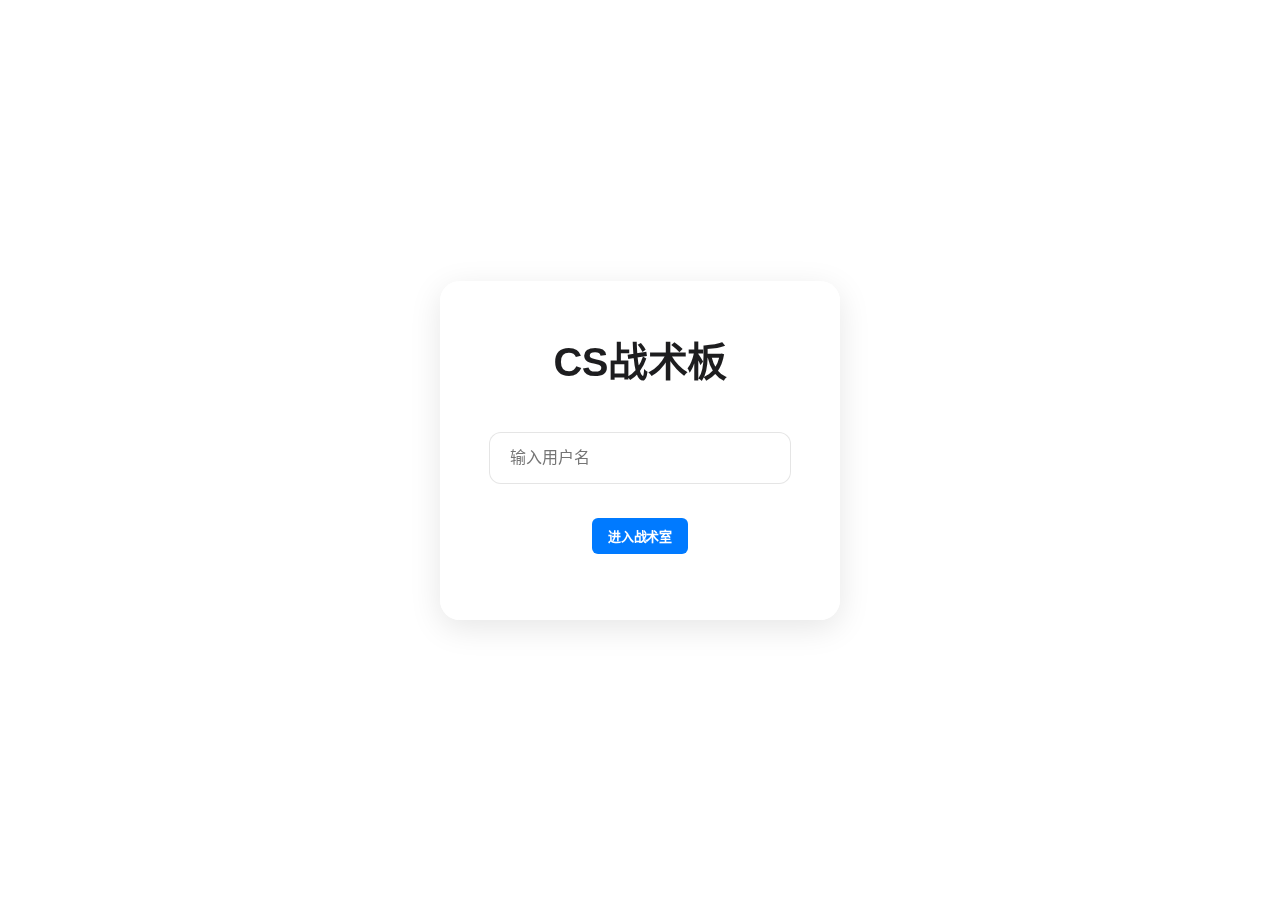
<file: index.html>
<!DOCTYPE html>
<html lang="zh-CN">
<head>
    <meta charset="UTF-8">
    <meta name="viewport" content="width=device-width, initial-scale=1.0">
    <title>CS战术板 - 多人协作版</title>
    <link rel="stylesheet" href="style.css">
</head>
<body>
    <!-- 登录界面 -->
    <div id="loginScreen" class="screen">
        <div class="login-container">
            <h1>CS战术板</h1>
            <div class="login-form">
                <input type="text" id="usernameInput" placeholder="输入用户名" maxlength="20">
                <div class="room-options">
                    <div class="room-option">
                        <button id="joinRoomBtn">进入战术室</button>
                    </div>
                </div>
            </div>
        </div>
    </div>

    <!-- 主界面 -->
    <div id="mainScreen" class="screen hidden">
        <!-- 顶部信息栏 -->
        <div class="top-bar">
            <div class="top-info">
                <span id="roomTitle">CS 战术室</span>
                <span id="userCountDisplay">在线用户: 0</span>
                <span id="currentUser">用户: </span>
                <button id="userListBtn">用户列表</button>
                <button id="leaveRoomBtn">退出战术室</button>
            </div>
        </div>

        <!-- 工具栏 -->
        <div id="toolbar">
            <!-- 第一排：工具按钮 -->
            <div class="toolbar-row">
                <div class="tool-group">
                    <label>工具:</label>
                    <div class="tool-buttons">
                        <button class="tool-btn active" data-tool="move">移动</button>
                        <button class="tool-btn" data-tool="playerT">T队员</button>
                        <button class="tool-btn" data-tool="playerCT">CT队员</button>
                        <button class="tool-btn" data-tool="line">画线</button>
                        <button class="tool-btn" data-tool="erase">橡皮擦</button>
                    </div>
                </div>
            </div>
            
            <!-- 第二排：手雷道具 -->
            <div class="toolbar-row">
                <div class="tool-group">
                    <label>手雷道具:</label>
                    <div class="tool-buttons">
                        <button class="tool-btn grenade-btn" data-tool="smoke">💨 烟雾弹</button>
                        <button class="tool-btn grenade-btn" data-tool="flash">⚡ 闪光弹</button>
                        <button class="tool-btn grenade-btn" data-tool="fire">🔥 燃烧弹</button>
                        <button class="tool-btn grenade-btn" data-tool="grenade">💣 手雷</button>
                    </div>
                </div>
            </div>
            
            <!-- 第三排：地图选择和操作 -->
            <div class="toolbar-row">
                <div class="tool-group">
                    <label>地图与操作:</label>
                    <div class="tool-buttons">
                        <select id="mapSelect">
                            <option value="de_dust2">de_dust2</option>
                            <option value="de_mirage">de_mirage</option>
                            <option value="de_inferno">de_inferno</option>
                        </select>
                        <button id="clearAllBtn">清空</button>
                        <button id="exportBtn">导出PNG</button>
                    </div>
                </div>
            </div>
        </div>

        <!-- 主内容区 -->
        <div class="main-content">
            <!-- 战术板 -->
            <div class="tactic-board">
                <div class="canvas-container">
                    <canvas id="tacticCanvas"></canvas>
                </div>
            </div>
        </div>

        <!-- 用户列表弹窗 -->
        <div id="userListModal" class="modal hidden">
            <div class="modal-content">
                <div class="modal-header">
                    <h3>在线用户列表</h3>
                    <button class="modal-close" id="closeUserListBtn">×</button>
                </div>
                <div class="modal-body">
                    <div id="usersList"></div>
                </div>
            </div>
        </div>
    </div>

    <script src="production-optimize.js"></script>
    <script src="realtime.js"></script>
    <script src="script.js"></script>
</body>
</html>
</file>
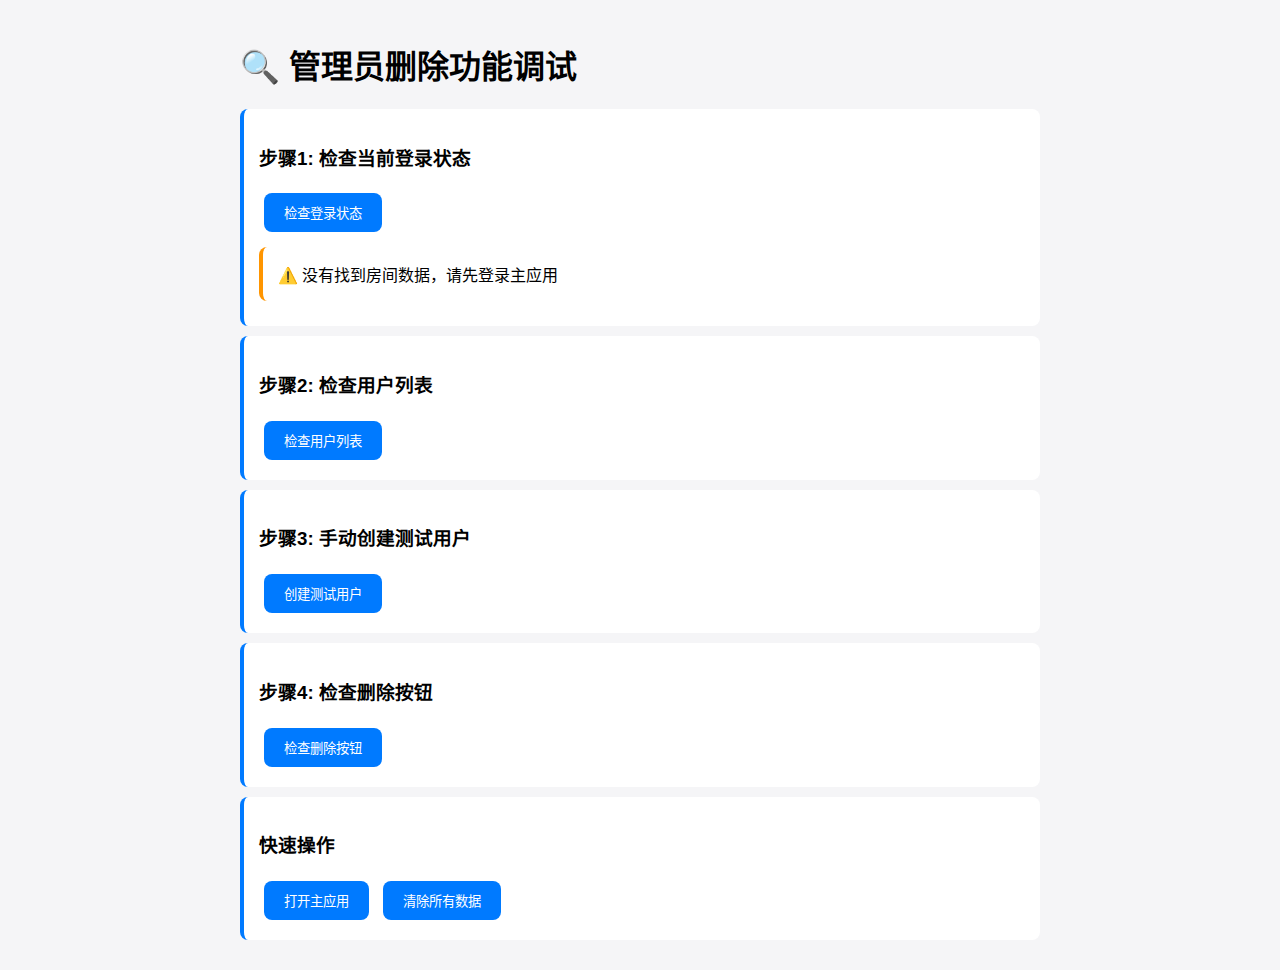
<file: debug.html>
<!DOCTYPE html>
<html lang="zh-CN">
<head>
    <meta charset="UTF-8">
    <meta name="viewport" content="width=device-width, initial-scale=1.0">
    <title>管理员功能调试</title>
    <style>
        body {
            font-family: -apple-system, BlinkMacSystemFont, sans-serif;
            max-width: 800px;
            margin: 0 auto;
            padding: 20px;
            background: #f5f5f7;
        }
        .debug-item {
            background: white;
            padding: 15px;
            margin: 10px 0;
            border-radius: 8px;
            border-left: 4px solid #007aff;
        }
        .success { border-left-color: #34c759; }
        .error { border-left-color: #ff3b30; }
        .warning { border-left-color: #ff9500; }
        button {
            background: #007aff;
            color: white;
            border: none;
            padding: 10px 20px;
            border-radius: 8px;
            cursor: pointer;
            margin: 5px;
        }
        .code {
            background: #f0f0f0;
            padding: 10px;
            border-radius: 4px;
            font-family: Monaco, monospace;
            font-size: 14px;
            margin: 10px 0;
        }
    </style>
</head>
<body>
    <h1>🔍 管理员删除功能调试</h1>
    
    <div class="debug-item">
        <h3>步骤1: 检查当前登录状态</h3>
        <button onclick="checkLoginStatus()">检查登录状态</button>
        <div id="loginStatus"></div>
    </div>

    <div class="debug-item">
        <h3>步骤2: 检查用户列表</h3>
        <button onclick="checkUserList()">检查用户列表</button>
        <div id="userListStatus"></div>
    </div>

    <div class="debug-item">
        <h3>步骤3: 手动创建测试用户</h3>
        <button onclick="createTestUsers()">创建测试用户</button>
        <div id="testUsersStatus"></div>
    </div>

    <div class="debug-item">
        <h3>步骤4: 检查删除按钮</h3>
        <button onclick="checkDeleteButtons()">检查删除按钮</button>
        <div id="deleteButtonStatus"></div>
    </div>

    <div class="debug-item">
        <h3>快速操作</h3>
        <button onclick="window.open('http://localhost:8080', '_blank')">打开主应用</button>
        <button onclick="resetLocalStorage()">清除所有数据</button>
    </div>

    <script>
        function log(elementId, message, type = 'info') {
            const element = document.getElementById(elementId);
            const className = type === 'success' ? 'success' : type === 'error' ? 'error' : 'warning';
            element.innerHTML += `<div class="debug-item ${className}">${message}</div>`;
        }

        function checkLoginStatus() {
            const statusDiv = document.getElementById('loginStatus');
            statusDiv.innerHTML = '';
            
            try {
                // 检查localStorage中的房间数据
                const roomData = localStorage.getItem('room_cs_tactics');
                if (roomData) {
                    const data = JSON.parse(roomData);
                    log('loginStatus', `✅ 找到房间数据，用户数量: ${data.users ? data.users.length : 0}`, 'success');
                    
                    if (data.users && data.users.length > 0) {
                        data.users.forEach(user => {
                            const isAdmin = user.name === 'admin';
                            log('loginStatus', `👤 用户: ${user.name} (${isAdmin ? '管理员' : '观看者'})`, isAdmin ? 'success' : 'info');
                        });
                    }
                } else {
                    log('loginStatus', '⚠️ 没有找到房间数据，请先登录主应用', 'warning');
                }
            } catch (error) {
                log('loginStatus', `❌ 检查登录状态时出错: ${error.message}`, 'error');
            }
        }

        function checkUserList() {
            const statusDiv = document.getElementById('userListStatus');
            statusDiv.innerHTML = '';
            
            // 模拟打开主应用窗口来检查
            const mainWindow = window.open('http://localhost:8080', 'mainApp');
            
            setTimeout(() => {
                try {
                    // 尝试访问主窗口的全局变量
                    if (mainWindow.csBoard) {
                        const users = mainWindow.csBoard.users;
                        log('userListStatus', `✅ 主应用已加载，用户数量: ${users.size}`, 'success');
                        
                        users.forEach(user => {
                            const isAdmin = user.name === 'admin';
                            log('userListStatus', `👤 ${user.name} (${isAdmin ? '管理员' : '观看者'})`, isAdmin ? 'success' : 'info');
                        });
                    } else {
                        log('userListStatus', '⚠️ 主应用未完全加载，请等待几秒后重试', 'warning');
                    }
                } catch (error) {
                    log('userListStatus', `❌ 无法访问主应用: ${error.message}`, 'error');
                    log('userListStatus', '💡 请手动在主应用中检查用户列表', 'info');
                }
            }, 2000);
        }

        function createTestUsers() {
            const statusDiv = document.getElementById('testUsersStatus');
            statusDiv.innerHTML = '';
            
            try {
                // 创建测试房间数据
                const testData = {
                    users: [
                        {
                            id: 'admin_' + Date.now(),
                            name: 'admin',
                            joinTime: Date.now()
                        },
                        {
                            id: 'test1_' + Date.now(),
                            name: 'test1',
                            joinTime: Date.now() + 1000
                        },
                        {
                            id: 'test2_' + Date.now(),
                            name: 'test2',
                            joinTime: Date.now() + 2000
                        }
                    ],
                    shapes: [],
                    currentMap: 'de_dust2',
                    lastUpdate: Date.now()
                };
                
                localStorage.setItem('room_cs_tactics', JSON.stringify(testData));
                log('testUsersStatus', '✅ 测试用户创建成功！', 'success');
                log('testUsersStatus', '👤 admin (管理员)', 'success');
                log('testUsersStatus', '👤 test1 (观看者)', 'info');
                log('testUsersStatus', '👤 test2 (观看者)', 'info');
                log('testUsersStatus', '💡 现在使用"admin"登录主应用即可看到删除按钮', 'info');
                
            } catch (error) {
                log('testUsersStatus', `❌ 创建测试用户失败: ${error.message}`, 'error');
            }
        }

        function checkDeleteButtons() {
            const statusDiv = document.getElementById('deleteButtonStatus');
            statusDiv.innerHTML = '';
            
            // 检查CSS样式是否正确加载
            const testElement = document.createElement('div');
            testElement.className = 'delete-user-btn';
            testElement.textContent = '踢出';
            testElement.style.display = 'none';
            document.body.appendChild(testElement);
            
            const styles = window.getComputedStyle(testElement);
            const hasStyles = styles.backgroundColor !== 'rgba(0, 0, 0, 0)';
            
            document.body.removeChild(testElement);
            
            if (hasStyles) {
                log('deleteButtonStatus', '✅ 删除按钮CSS样式正常', 'success');
            } else {
                log('deleteButtonStatus', '⚠️ 删除按钮CSS样式可能未加载', 'warning');
            }
            
            // 提供调试代码
            log('deleteButtonStatus', '💡 在主应用控制台运行以下代码来强制显示删除按钮:', 'info');
            log('deleteButtonStatus', '<div class="code">csBoard.updateUsersList();</div>', 'info');
            log('deleteButtonStatus', '或者检查当前用户:', 'info');
            log('deleteButtonStatus', '<div class="code">console.log("当前用户:", csBoard.currentUser.name);</div>', 'info');
        }

        function resetLocalStorage() {
            localStorage.clear();
            alert('✅ 所有本地数据已清除！请重新登录。');
        }

        // 页面加载时自动检查
        window.addEventListener('load', () => {
            setTimeout(checkLoginStatus, 500);
        });
    </script>
</body>
</html>
</file>
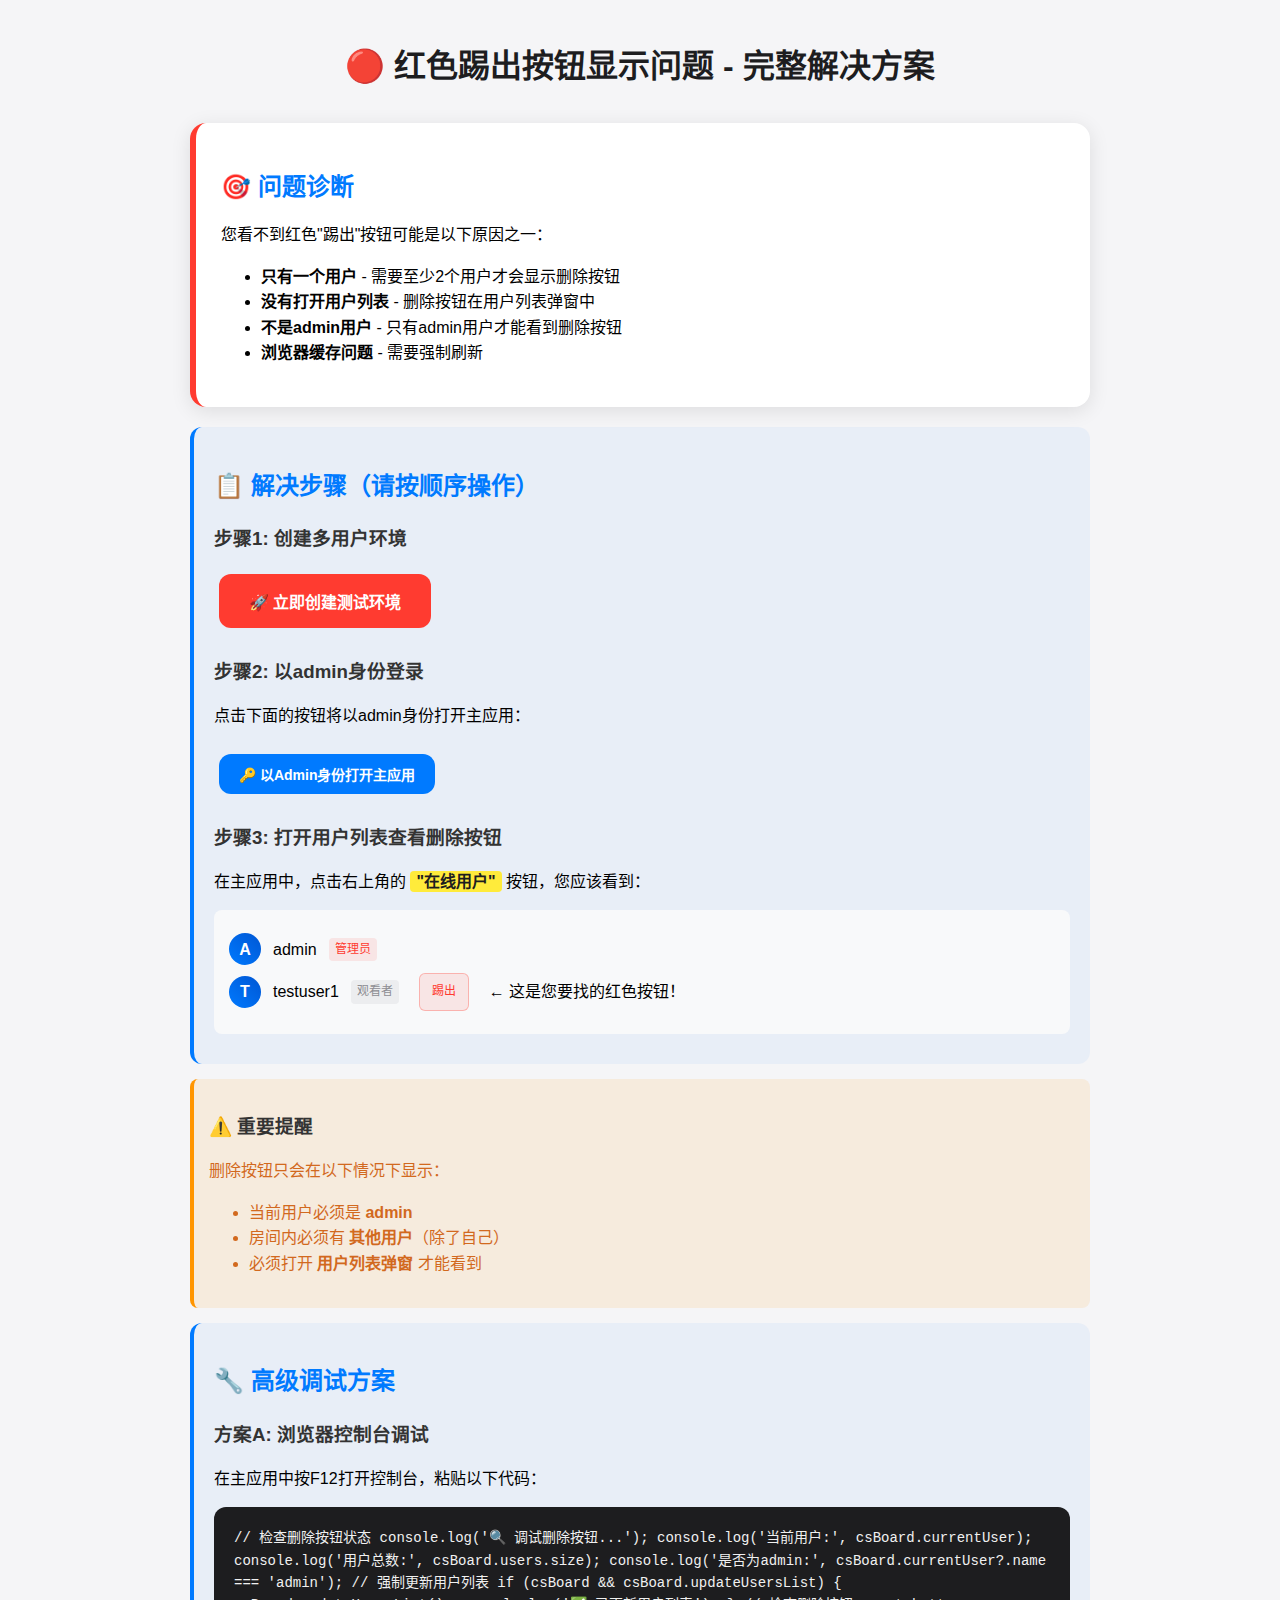
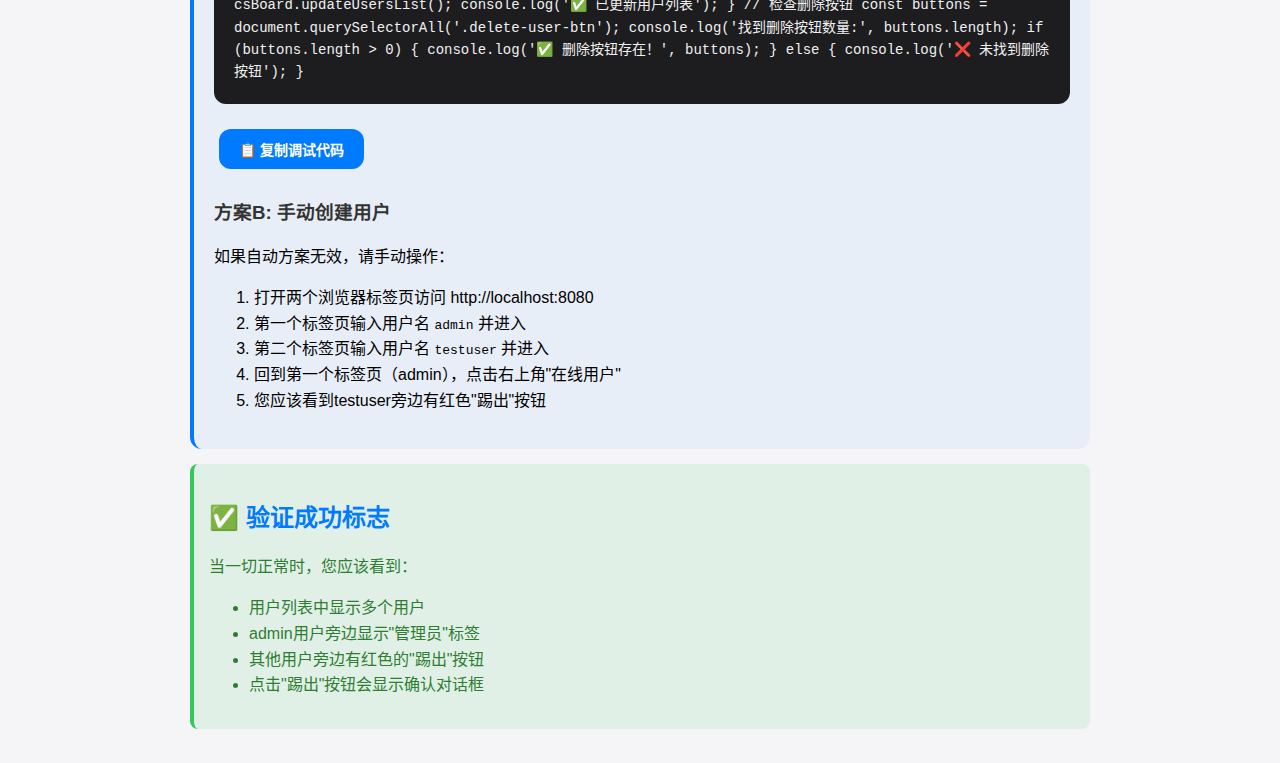
<file: fix-red-button.html>
<!DOCTYPE html>
<html lang="zh-CN">
<head>
    <meta charset="UTF-8">
    <meta name="viewport" content="width=device-width, initial-scale=1.0">
    <title>🔴 红色踢出按钮问题解决方案</title>
    <style>
        body {
            font-family: -apple-system, BlinkMacSystemFont, sans-serif;
            max-width: 900px;
            margin: 0 auto;
            padding: 20px;
            background: #f5f5f7;
            line-height: 1.6;
        }
        
        .solution-box {
            background: white;
            padding: 25px;
            margin: 20px 0;
            border-radius: 16px;
            box-shadow: 0 4px 20px rgba(0,0,0,0.1);
            border-left: 6px solid #ff3b30;
        }
        
        .step-box {
            background: rgba(0, 122, 255, 0.05);
            padding: 20px;
            margin: 15px 0;
            border-radius: 12px;
            border-left: 4px solid #007aff;
        }
        
        .warning-box {
            background: rgba(255, 149, 0, 0.1);
            padding: 15px;
            margin: 15px 0;
            border-radius: 8px;
            border-left: 4px solid #ff9500;
            color: #d2691e;
        }
        
        .success-box {
            background: rgba(52, 199, 89, 0.1);
            padding: 15px;
            margin: 15px 0;
            border-radius: 8px;
            border-left: 4px solid #34c759;
            color: #2d7d32;
        }
        
        button {
            background: #ff3b30;
            color: white;
            border: none;
            padding: 15px 30px;
            border-radius: 12px;
            cursor: pointer;
            margin: 10px 5px;
            font-size: 16px;
            font-weight: 600;
            transition: all 0.3s ease;
        }
        
        button:hover {
            background: #d32f2f;
            transform: translateY(-2px);
            box-shadow: 0 8px 25px rgba(255, 59, 48, 0.3);
        }
        
        .quick-btn {
            background: #007aff;
            padding: 10px 20px;
            font-size: 14px;
        }
        
        .quick-btn:hover {
            background: #0051d0;
        }
        
        .code-box {
            background: #1d1d1f;
            color: #f0f0f0;
            padding: 20px;
            border-radius: 12px;
            font-family: Monaco, 'Courier New', monospace;
            font-size: 14px;
            overflow-x: auto;
            margin: 15px 0;
        }
        
        .highlight {
            background: #ffeb3b;
            padding: 2px 6px;
            border-radius: 4px;
            font-weight: bold;
            color: #1d1d1f;
        }
        
        .demo-button {
            background: rgba(255, 59, 48, 0.1);
            border: 1px solid rgba(255, 59, 48, 0.3);
            color: #ff3b30;
            padding: 8px 12px;
            border-radius: 6px;
            font-size: 12px;
            font-weight: 500;
            cursor: pointer;
            margin: 0 8px;
            display: inline-block;
        }
        
        h1 { color: #1d1d1f; text-align: center; margin-bottom: 30px; }
        h2 { color: #007aff; margin-bottom: 15px; }
        h3 { color: #333; margin-bottom: 10px; }
    </style>
</head>
<body>
    <h1>🔴 红色踢出按钮显示问题 - 完整解决方案</h1>

    <div class="solution-box">
        <h2>🎯 问题诊断</h2>
        <p>您看不到红色"踢出"按钮可能是以下原因之一：</p>
        <ul>
            <li><strong>只有一个用户</strong> - 需要至少2个用户才会显示删除按钮</li>
            <li><strong>没有打开用户列表</strong> - 删除按钮在用户列表弹窗中</li>
            <li><strong>不是admin用户</strong> - 只有admin用户才能看到删除按钮</li>
            <li><strong>浏览器缓存问题</strong> - 需要强制刷新</li>
        </ul>
    </div>

    <div class="step-box">
        <h2>📋 解决步骤（请按顺序操作）</h2>
        
        <h3>步骤1: 创建多用户环境</h3>
        <button onclick="createMultiUserEnvironment()">🚀 立即创建测试环境</button>
        <div id="step1Status"></div>
        
        <h3>步骤2: 以admin身份登录</h3>
        <p>点击下面的按钮将以admin身份打开主应用：</p>
        <button onclick="openAsAdmin()" class="quick-btn">🔑 以Admin身份打开主应用</button>
        
        <h3>步骤3: 打开用户列表查看删除按钮</h3>
        <p>在主应用中，点击右上角的 <span class="highlight">"在线用户"</span> 按钮，您应该看到：</p>
        <div style="background: #f8f9fa; padding: 15px; border-radius: 8px; margin: 10px 0;">
            <div style="display: flex; align-items: center; gap: 12px; margin: 8px 0;">
                <div style="width: 32px; height: 32px; border-radius: 50%; background: linear-gradient(45deg, #007aff, #0056d3); display: flex; align-items: center; justify-content: center; color: white; font-weight: bold;">A</div>
                <span>admin</span>
                <span style="font-size: 12px; padding: 2px 6px; background: rgba(255, 59, 48, 0.1); color: #ff3b30; border-radius: 4px;">管理员</span>
            </div>
            <div style="display: flex; align-items: center; gap: 12px; margin: 8px 0;">
                <div style="width: 32px; height: 32px; border-radius: 50%; background: linear-gradient(45deg, #007aff, #0056d3); display: flex; align-items: center; justify-content: center; color: white; font-weight: bold;">T</div>
                <span>testuser1</span>
                <span style="font-size: 12px; padding: 2px 6px; background: rgba(142, 142, 147, 0.1); color: #8e8e93; border-radius: 4px;">观看者</span>
                <span class="demo-button">踢出</span> ← 这是您要找的红色按钮！
            </div>
        </div>
    </div>

    <div class="warning-box">
        <h3>⚠️ 重要提醒</h3>
        <p>删除按钮只会在以下情况下显示：</p>
        <ul>
            <li>当前用户必须是 <strong>admin</strong></li>
            <li>房间内必须有 <strong>其他用户</strong>（除了自己）</li>
            <li>必须打开 <strong>用户列表弹窗</strong> 才能看到</li>
        </ul>
    </div>

    <div class="step-box">
        <h2>🔧 高级调试方案</h2>
        
        <h3>方案A: 浏览器控制台调试</h3>
        <p>在主应用中按F12打开控制台，粘贴以下代码：</p>
        <div class="code-box">
// 检查删除按钮状态
console.log('🔍 调试删除按钮...');
console.log('当前用户:', csBoard.currentUser);
console.log('用户总数:', csBoard.users.size);
console.log('是否为admin:', csBoard.currentUser?.name === 'admin');

// 强制更新用户列表
if (csBoard && csBoard.updateUsersList) {
    csBoard.updateUsersList();
    console.log('✅ 已更新用户列表');
}

// 检查删除按钮
const buttons = document.querySelectorAll('.delete-user-btn');
console.log('找到删除按钮数量:', buttons.length);
if (buttons.length > 0) {
    console.log('✅ 删除按钮存在！', buttons);
} else {
    console.log('❌ 未找到删除按钮');
}
        </div>
        <button onclick="copyDebugCode()" class="quick-btn">📋 复制调试代码</button>
        
        <h3>方案B: 手动创建用户</h3>
        <p>如果自动方案无效，请手动操作：</p>
        <ol>
            <li>打开两个浏览器标签页访问 http://localhost:8080</li>
            <li>第一个标签页输入用户名 <code>admin</code> 并进入</li>
            <li>第二个标签页输入用户名 <code>testuser</code> 并进入</li>
            <li>回到第一个标签页（admin），点击右上角"在线用户"</li>
            <li>您应该看到testuser旁边有红色"踢出"按钮</li>
        </ol>
    </div>

    <div class="success-box">
        <h2>✅ 验证成功标志</h2>
        <p>当一切正常时，您应该看到：</p>
        <ul>
            <li>用户列表中显示多个用户</li>
            <li>admin用户旁边显示"管理员"标签</li>
            <li>其他用户旁边有红色的"踢出"按钮</li>
            <li>点击"踢出"按钮会显示确认对话框</li>
        </ul>
    </div>

    <script>
        function createMultiUserEnvironment() {
            try {
                const testData = {
                    users: [
                        {
                            id: 'admin_' + Date.now(),
                            name: 'admin',
                            joinTime: Date.now()
                        },
                        {
                            id: 'user1_' + Date.now(),
                            name: 'testuser1',
                            joinTime: Date.now() + 1000
                        },
                        {
                            id: 'user2_' + Date.now(),
                            name: 'testuser2',
                            joinTime: Date.now() + 2000
                        }
                    ],
                    shapes: [],
                    currentMap: 'de_dust2',
                    lastUpdate: Date.now()
                };
                
                localStorage.setItem('room_cs_tactics', JSON.stringify(testData));
                
                const statusDiv = document.getElementById('step1Status');
                statusDiv.innerHTML = `
                    <div style="background: #e8f5e8; padding: 15px; border-radius: 8px; margin: 10px 0; color: #2d7d32;">
                        <h4>✅ 测试环境创建成功！</h4>
                        <p>已创建以下用户：</p>
                        <ul>
                            <li><strong>admin</strong> (管理员) - 您需要用这个登录</li>
                            <li><strong>testuser1</strong> (观看者) - 将显示删除按钮</li>
                            <li><strong>testuser2</strong> (观看者) - 将显示删除按钮</li>
                        </ul>
                        <p><strong>下一步：点击下面的按钮以admin身份打开主应用</strong></p>
                    </div>
                `;
                
            } catch (error) {
                document.getElementById('step1Status').innerHTML = `
                    <div style="background: #ffebee; padding: 15px; border-radius: 8px; margin: 10px 0; color: #c62828;">
                        ❌ 创建失败: ${error.message}
                    </div>
                `;
            }
        }

        function openAsAdmin() {
            window.open('http://localhost:8080', '_blank');
            
            setTimeout(() => {
                alert(`🎯 操作指南：
                
1. 在新打开的标签页中，输入用户名：admin
2. 点击"进入战术室"
3. 进入后，点击右上角的"在线用户"按钮
4. 您应该看到其他用户旁边有红色的"踢出"按钮

如果还是看不到，请：
- 刷新页面（Ctrl+F5）
- 或者按F12打开控制台运行调试代码`);
            }, 1000);
        }

        function copyDebugCode() {
            const code = `// 检查删除按钮状态
console.log('🔍 调试删除按钮...');
console.log('当前用户:', csBoard.currentUser);
console.log('用户总数:', csBoard.users.size);
console.log('是否为admin:', csBoard.currentUser?.name === 'admin');

// 强制更新用户列表
if (csBoard && csBoard.updateUsersList) {
    csBoard.updateUsersList();
    console.log('✅ 已更新用户列表');
}

// 检查删除按钮
const buttons = document.querySelectorAll('.delete-user-btn');
console.log('找到删除按钮数量:', buttons.length);
if (buttons.length > 0) {
    console.log('✅ 删除按钮存在！', buttons);
} else {
    console.log('❌ 未找到删除按钮');
}`;

            navigator.clipboard.writeText(code).then(() => {
                alert('✅ 调试代码已复制到剪贴板！\n\n请：\n1. 在主应用中按F12打开控制台\n2. 粘贴代码并回车\n3. 查看输出结果');
            });
        }

        // 页面加载时自动提示
        window.addEventListener('load', () => {
            setTimeout(() => {
                if (confirm('🔴 要解决红色踢出按钮显示问题吗？\n\n点击"确定"立即创建测试环境，或点击"取消"手动操作。')) {
                    createMultiUserEnvironment();
                }
            }, 500);
        });
    </script>
</body>
</html>
</file>
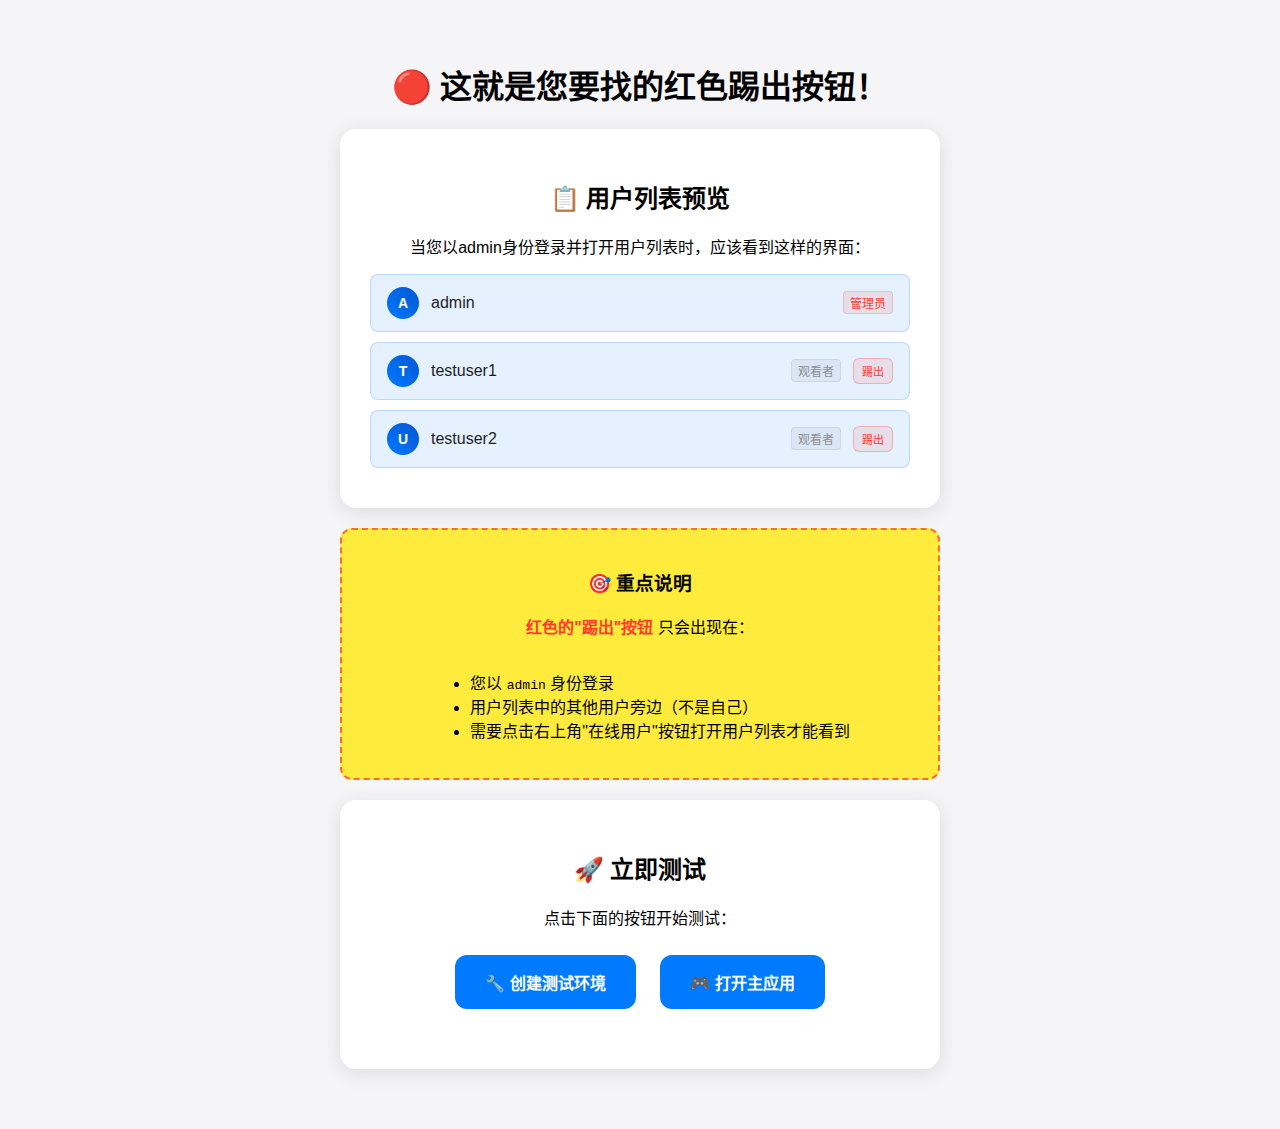
<file: red-button-demo.html>
<!DOCTYPE html>
<html lang="zh-CN">
<head>
    <meta charset="UTF-8">
    <meta name="viewport" content="width=device-width, initial-scale=1.0">
    <title>🔴 红色踢出按钮 - 外观演示</title>
    <style>
        body {
            font-family: -apple-system, BlinkMacSystemFont, sans-serif;
            max-width: 600px;
            margin: 0 auto;
            padding: 40px 20px;
            background: #f5f5f7;
            text-align: center;
        }
        
        .demo-container {
            background: white;
            padding: 30px;
            border-radius: 16px;
            box-shadow: 0 4px 20px rgba(0,0,0,0.1);
            margin: 20px 0;
        }
        
        .user-item {
            background: rgba(0, 122, 255, 0.1);
            padding: 12px 16px;
            border-radius: 8px;
            border: 1px solid rgba(0, 122, 255, 0.2);
            display: flex;
            align-items: center;
            gap: 12px;
            margin: 10px 0;
        }
        
        .user-avatar {
            width: 32px;
            height: 32px;
            border-radius: 50%;
            background: linear-gradient(45deg, #007aff, #0056d3);
            display: flex;
            align-items: center;
            justify-content: center;
            color: #fff;
            font-weight: bold;
            font-size: 14px;
            flex-shrink: 0;
        }
        
        .user-name {
            flex: 1;
            font-weight: 500;
            color: #1d1d1f;
            text-align: left;
        }
        
        .user-role {
            font-size: 12px;
            padding: 2px 6px;
            border-radius: 4px;
            font-weight: 500;
            flex-shrink: 0;
        }
        
        .user-role.admin {
            background: rgba(255, 59, 48, 0.1);
            color: #ff3b30;
            border: 1px solid rgba(255, 59, 48, 0.2);
        }
        
        .user-role.viewer {
            background: rgba(142, 142, 147, 0.1);
            color: #8e8e93;
            border: 1px solid rgba(142, 142, 147, 0.2);
        }
        
        /* 这就是您要找的红色踢出按钮！ */
        .delete-user-btn {
            background: rgba(255, 59, 48, 0.1);
            border: 1px solid rgba(255, 59, 48, 0.3);
            color: #ff3b30;
            padding: 4px 8px;
            border-radius: 6px;
            font-size: 11px;
            font-weight: 500;
            cursor: pointer;
            transition: all 0.2s ease;
            flex-shrink: 0;
        }
        
        .delete-user-btn:hover {
            background: rgba(255, 59, 48, 0.2);
            border-color: rgba(255, 59, 48, 0.5);
            transform: translateY(-1px);
        }
        
        .delete-user-btn:active {
            transform: translateY(0);
            box-shadow: inset 0 2px 4px rgba(255, 59, 48, 0.3);
        }
        
        .highlight-box {
            background: #ffeb3b;
            padding: 20px;
            border-radius: 12px;
            margin: 20px 0;
            border: 2px dashed #ff6b35;
        }
        
        .open-btn {
            background: #007aff;
            color: white;
            border: none;
            padding: 15px 30px;
            border-radius: 12px;
            cursor: pointer;
            font-size: 16px;
            font-weight: 600;
            margin: 10px;
            transition: all 0.3s ease;
        }
        
        .open-btn:hover {
            background: #0051d0;
            transform: translateY(-2px);
        }
    </style>
</head>
<body>
    <h1>🔴 这就是您要找的红色踢出按钮！</h1>
    
    <div class="demo-container">
        <h2>📋 用户列表预览</h2>
        <p>当您以admin身份登录并打开用户列表时，应该看到这样的界面：</p>
        
        <div class="user-item">
            <div class="user-avatar">A</div>
            <div class="user-name">admin</div>
            <div class="user-role admin">管理员</div>
            <!-- admin不会有删除按钮，因为不能删除自己 -->
        </div>
        
        <div class="user-item">
            <div class="user-avatar">T</div>
            <div class="user-name">testuser1</div>
            <div class="user-role viewer">观看者</div>
            <button class="delete-user-btn" onclick="demoKick('testuser1')">踢出</button>
        </div>
        
        <div class="user-item">
            <div class="user-avatar">U</div>
            <div class="user-name">testuser2</div>
            <div class="user-role viewer">观看者</div>
            <button class="delete-user-btn" onclick="demoKick('testuser2')">踢出</button>
        </div>
    </div>
    
    <div class="highlight-box">
        <h3>🎯 重点说明</h3>
        <p><strong style="color: #ff3b30;">红色的"踢出"按钮</strong> 只会出现在：</p>
        <ul style="text-align: left; display: inline-block;">
            <li>您以 <code>admin</code> 身份登录</li>
            <li>用户列表中的其他用户旁边（不是自己）</li>
            <li>需要点击右上角"在线用户"按钮打开用户列表才能看到</li>
        </ul>
    </div>
    
    <div class="demo-container">
        <h2>🚀 立即测试</h2>
        <p>点击下面的按钮开始测试：</p>
        
        <button class="open-btn" onclick="createTestEnv()">
            🔧 创建测试环境
        </button>
        
        <button class="open-btn" onclick="openMainApp()">
            🎮 打开主应用
        </button>
        
        <div id="status" style="margin-top: 20px;"></div>
    </div>

    <script>
        function demoKick(username) {
            alert(`🎯 演示：正常情况下会弹出确认对话框：\n\n"确认要将用户 "${username}" 踢出房间吗？"\n\n在真实应用中，点击确定后该用户会被踢出房间。`);
        }
        
        function createTestEnv() {
            try {
                const testData = {
                    users: [
                        {
                            id: 'admin_' + Date.now(),
                            name: 'admin',
                            joinTime: Date.now()
                        },
                        {
                            id: 'user1_' + Date.now(),
                            name: 'testuser1',
                            joinTime: Date.now() + 1000
                        },
                        {
                            id: 'user2_' + Date.now(),
                            name: 'testuser2',
                            joinTime: Date.now() + 2000
                        }
                    ],
                    shapes: [],
                    currentMap: 'de_dust2',
                    lastUpdate: Date.now()
                };
                
                localStorage.setItem('room_cs_tactics', JSON.stringify(testData));
                
                document.getElementById('status').innerHTML = `
                    <div style="background: #e8f5e8; padding: 15px; border-radius: 8px; color: #2d7d32;">
                        ✅ 测试环境创建成功！<br>
                        现在点击"打开主应用"，用户名输入 <strong>admin</strong> 即可看到红色踢出按钮。
                    </div>
                `;
                
            } catch (error) {
                document.getElementById('status').innerHTML = `
                    <div style="background: #ffebee; padding: 15px; border-radius: 8px; color: #c62828;">
                        ❌ 创建失败: ${error.message}
                    </div>
                `;
            }
        }
        
        function openMainApp() {
            window.open('http://localhost:8080', '_blank');
            
            setTimeout(() => {
                alert(`📝 操作步骤：

1. 在新打开的页面中输入用户名：admin
2. 点击"进入战术室"
3. 进入后点击右上角的"在线用户"按钮
4. 您应该看到其他用户旁边有红色的"踢出"按钮

💡 如果没看到，请先点击"创建测试环境"按钮`);
            }, 1000);
        }
    </script>
</body>
</html>
</file>
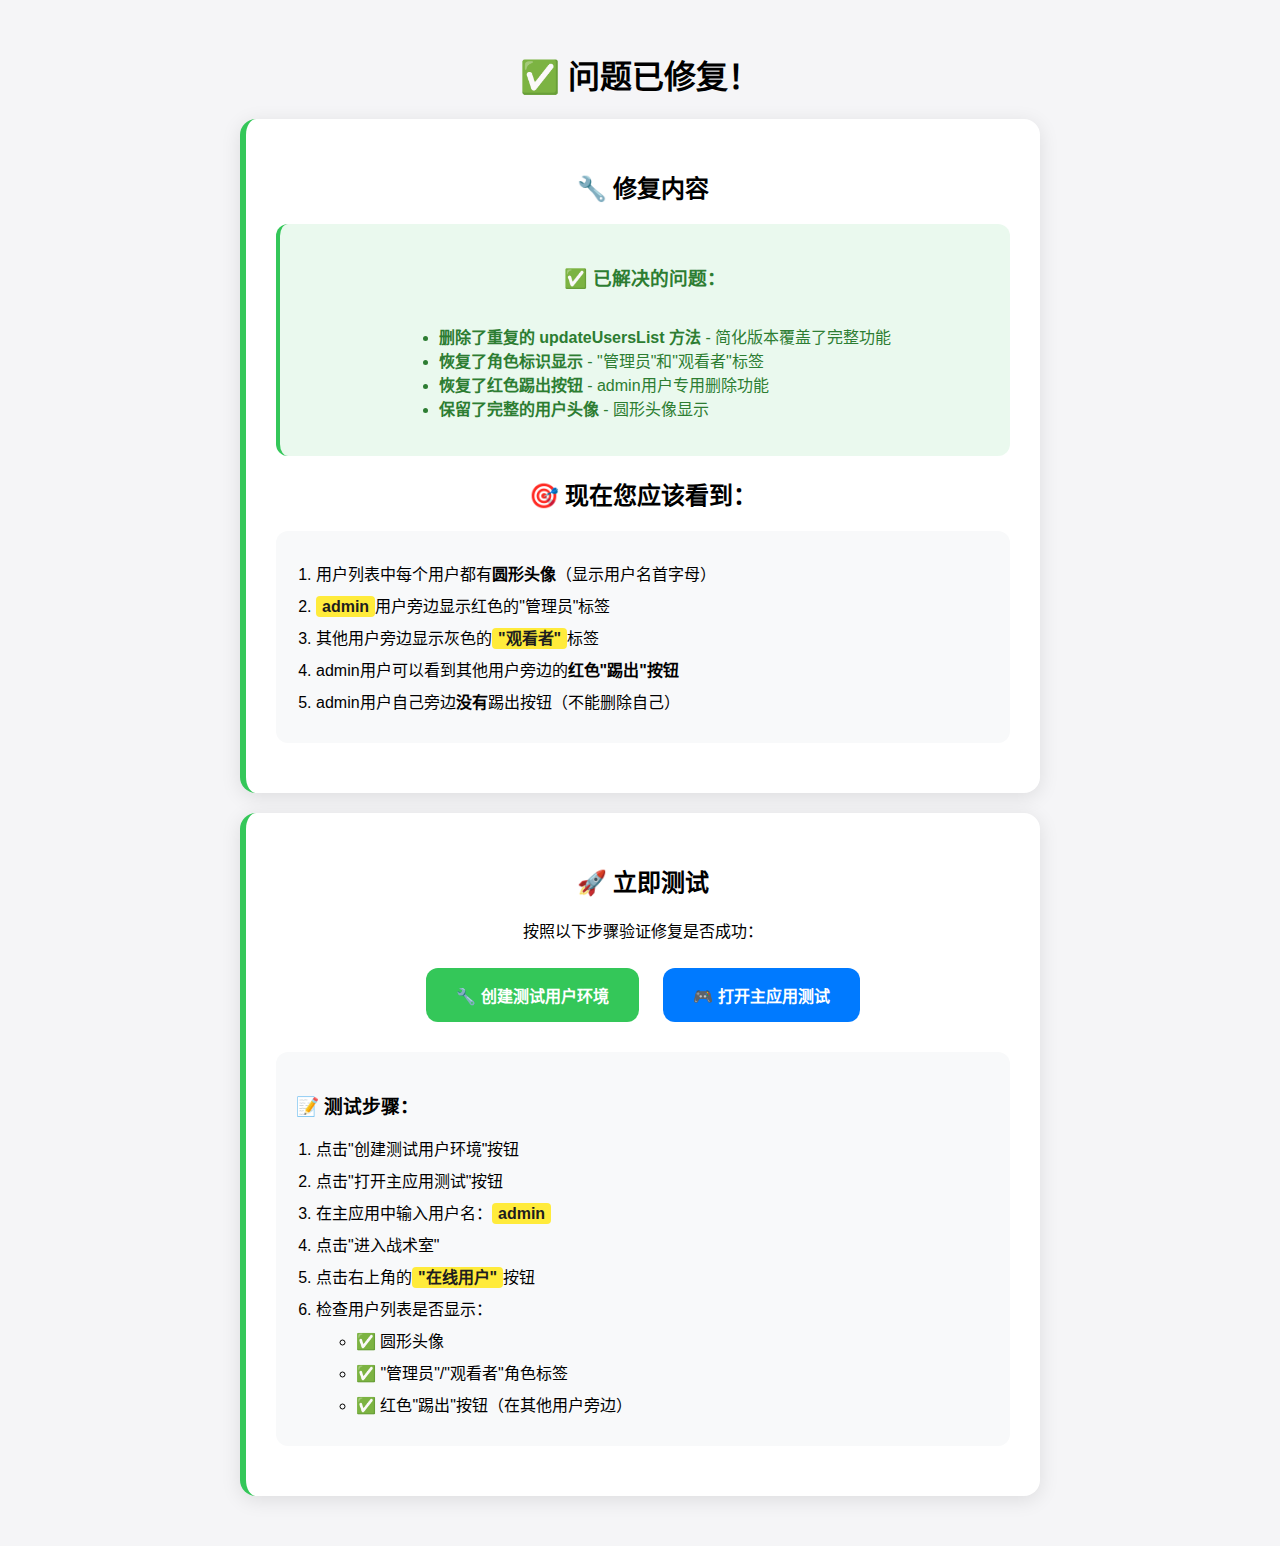
<file: test-fix.html>
<!DOCTYPE html>
<html lang="zh-CN">
<head>
    <meta charset="UTF-8">
    <meta name="viewport" content="width=device-width, initial-scale=1.0">
    <title>✅ 修复验证 - 踢出按钮和观察者标签</title>
    <style>
        body {
            font-family: -apple-system, BlinkMacSystemFont, sans-serif;
            max-width: 800px;
            margin: 0 auto;
            padding: 30px 20px;
            background: #f5f5f7;
            text-align: center;
        }
        
        .fix-box {
            background: white;
            padding: 30px;
            border-radius: 16px;
            box-shadow: 0 4px 20px rgba(0,0,0,0.1);
            margin: 20px 0;
            border-left: 6px solid #34c759;
        }
        
        .status-good {
            background: rgba(52, 199, 89, 0.1);
            padding: 20px;
            border-radius: 12px;
            margin: 20px 0;
            border-left: 4px solid #34c759;
            color: #2d7d32;
        }
        
        .test-btn {
            background: #007aff;
            color: white;
            border: none;
            padding: 15px 30px;
            border-radius: 12px;
            cursor: pointer;
            font-size: 16px;
            font-weight: 600;
            margin: 10px;
            transition: all 0.3s ease;
        }
        
        .test-btn:hover {
            background: #0051d0;
            transform: translateY(-2px);
        }
        
        .create-btn {
            background: #34c759;
        }
        
        .create-btn:hover {
            background: #2d8f3f;
        }
        
        .steps {
            text-align: left;
            background: #f8f9fa;
            padding: 20px;
            border-radius: 12px;
            margin: 20px 0;
        }
        
        .steps ol {
            margin: 10px 0;
            padding-left: 20px;
        }
        
        .steps li {
            margin: 8px 0;
            font-weight: 500;
        }
        
        .highlight {
            background: #ffeb3b;
            padding: 2px 6px;
            border-radius: 4px;
            font-weight: bold;
            color: #1d1d1f;
        }
    </style>
</head>
<body>
    <h1>✅ 问题已修复！</h1>
    
    <div class="fix-box">
        <h2>🔧 修复内容</h2>
        <div class="status-good">
            <h3>✅ 已解决的问题：</h3>
            <ul style="text-align: left; display: inline-block;">
                <li><strong>删除了重复的 updateUsersList 方法</strong> - 简化版本覆盖了完整功能</li>
                <li><strong>恢复了角色标识显示</strong> - "管理员"和"观看者"标签</li>
                <li><strong>恢复了红色踢出按钮</strong> - admin用户专用删除功能</li>
                <li><strong>保留了完整的用户头像</strong> - 圆形头像显示</li>
            </ul>
        </div>
        
        <h2>🎯 现在您应该看到：</h2>
        <div class="steps">
            <ol>
                <li>用户列表中每个用户都有<strong>圆形头像</strong>（显示用户名首字母）</li>
                <li><span class="highlight">admin</span>用户旁边显示红色的"管理员"标签</li>
                <li>其他用户旁边显示灰色的<span class="highlight">"观看者"</span>标签</li>
                <li>admin用户可以看到其他用户旁边的<strong>红色"踢出"按钮</strong></li>
                <li>admin用户自己旁边<strong>没有</strong>踢出按钮（不能删除自己）</li>
            </ol>
        </div>
    </div>
    
    <div class="fix-box">
        <h2>🚀 立即测试</h2>
        <p>按照以下步骤验证修复是否成功：</p>
        
        <button class="test-btn create-btn" onclick="createTestEnvironment()">
            🔧 创建测试用户环境
        </button>
        
        <button class="test-btn" onclick="openMainApp()">
            🎮 打开主应用测试
        </button>
        
        <div id="testStatus" style="margin-top: 20px;"></div>
        
        <div class="steps">
            <h3>📝 测试步骤：</h3>
            <ol>
                <li>点击"创建测试用户环境"按钮</li>
                <li>点击"打开主应用测试"按钮</li>
                <li>在主应用中输入用户名：<span class="highlight">admin</span></li>
                <li>点击"进入战术室"</li>
                <li>点击右上角的<span class="highlight">"在线用户"</span>按钮</li>
                <li>检查用户列表是否显示：
                    <ul>
                        <li>✅ 圆形头像</li>
                        <li>✅ "管理员"/"观看者"角色标签</li>
                        <li>✅ 红色"踢出"按钮（在其他用户旁边）</li>
                    </ul>
                </li>
            </ol>
        </div>
    </div>

    <script>
        function createTestEnvironment() {
            try {
                const testData = {
                    users: [
                        {
                            id: 'admin_' + Date.now(),
                            name: 'admin',
                            joinTime: Date.now()
                        },
                        {
                            id: 'user1_' + Date.now(),
                            name: 'testuser1',
                            joinTime: Date.now() + 1000
                        },
                        {
                            id: 'user2_' + Date.now(),
                            name: 'observer1',
                            joinTime: Date.now() + 2000
                        }
                    ],
                    shapes: [],
                    currentMap: 'de_dust2',
                    lastUpdate: Date.now()
                };
                
                localStorage.setItem('room_cs_tactics', JSON.stringify(testData));
                
                document.getElementById('testStatus').innerHTML = `
                    <div class="status-good">
                        <h3>✅ 测试环境创建成功！</h3>
                        <p><strong>已创建用户：</strong></p>
                        <ul style="text-align: left; display: inline-block;">
                            <li><strong>admin</strong> - 应显示"管理员"标签，可以看到踢出按钮</li>
                            <li><strong>testuser1</strong> - 应显示"观看者"标签，旁边有踢出按钮</li>
                            <li><strong>observer1</strong> - 应显示"观看者"标签，旁边有踢出按钮</li>
                        </ul>
                        <p><strong>现在点击"打开主应用测试"开始验证！</strong></p>
                    </div>
                `;
                
            } catch (error) {
                document.getElementById('testStatus').innerHTML = `
                    <div style="background: #ffebee; padding: 15px; border-radius: 8px; color: #c62828;">
                        ❌ 创建失败: ${error.message}
                    </div>
                `;
            }
        }
        
        function openMainApp() {
            window.open('http://localhost:8080', '_blank');
            
            setTimeout(() => {
                alert(`📋 验证清单：

✅ 请检查用户列表中是否显示：
1. 圆形用户头像（显示首字母）
2. "管理员"和"观看者"角色标签
3. 红色"踢出"按钮（admin用户可见）

如果所有功能都正常显示，说明修复成功！

💡 记住：需要点击右上角"在线用户"按钮才能看到用户列表弹窗`);
            }, 1000);
        }

        // 页面加载时自动提示
        window.addEventListener('load', () => {
            setTimeout(() => {
                if (confirm('🎉 问题已修复！\n\n要立即创建测试环境验证修复结果吗？')) {
                    createTestEnvironment();
                }
            }, 500);
        });
    </script>
</body>
</html>
</file>
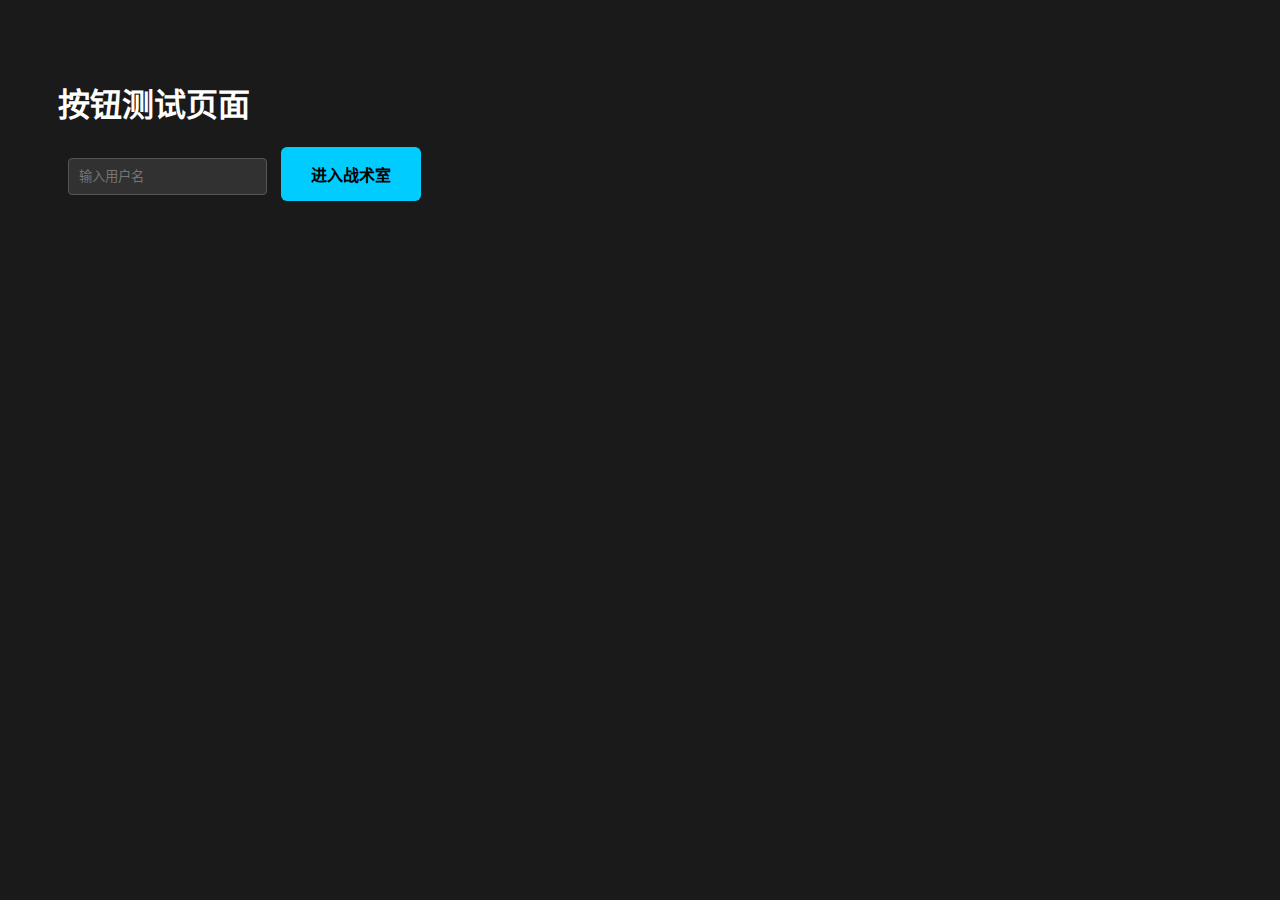
<file: test.html>
<!DOCTYPE html>
<html lang="zh-CN">
<head>
    <meta charset="UTF-8">
    <meta name="viewport" content="width=device-width, initial-scale=1.0">
    <title>测试按钮</title>
    <style>
        body {
            font-family: 'Microsoft YaHei', Arial, sans-serif;
            background: #1a1a1a;
            color: #fff;
            padding: 50px;
        }
        button {
            padding: 15px 30px;
            background: #00ccff;
            border: none;
            border-radius: 6px;
            color: #000;
            cursor: pointer;
            font-weight: bold;
            font-size: 16px;
        }
        input {
            padding: 10px;
            margin: 10px;
            border: 1px solid #555;
            background: rgba(255, 255, 255, 0.1);
            color: #fff;
            border-radius: 4px;
        }
        .notification {
            position: fixed;
            top: 20px;
            right: 20px;
            padding: 15px;
            border-radius: 5px;
            color: #fff;
            z-index: 1000;
        }
        .notification.success { background: #4CAF50; }
        .notification.error { background: #f44336; }
        .notification.warning { background: #ff9800; }
    </style>
</head>
<body>
    <h1>按钮测试页面</h1>
    <input type="text" id="usernameInput" placeholder="输入用户名">
    <button id="joinRoomBtn">进入战术室</button>
    
    <script>
        console.log('开始测试...');
        
        function showNotification(message, type = 'info') {
            const notification = document.createElement('div');
            notification.className = `notification ${type}`;
            notification.textContent = message;
            document.body.appendChild(notification);
            
            setTimeout(() => {
                if (notification.parentNode) {
                    notification.parentNode.removeChild(notification);
                }
            }, 3000);
        }
        
        function joinRoom() {
            console.log('joinRoom 函数被调用');
            const username = document.getElementById('usernameInput').value.trim();
            console.log('用户名:', username);
            
            if (!username) {
                showNotification('请输入用户名', 'error');
                return;
            }
            
            showNotification(`欢迎 ${username}!`, 'success');
        }
        
        // 等待DOM加载完成
        document.addEventListener('DOMContentLoaded', function() {
            console.log('DOM 加载完成');
            
            const joinBtn = document.getElementById('joinRoomBtn');
            console.log('找到按钮:', joinBtn);
            
            if (joinBtn) {
                joinBtn.addEventListener('click', function() {
                    console.log('按钮被点击了!');
                    joinRoom();
                });
                console.log('事件监听器绑定成功');
            } else {
                console.error('找不到按钮元素');
            }
        });
    </script>
</body>
</html>
</file>
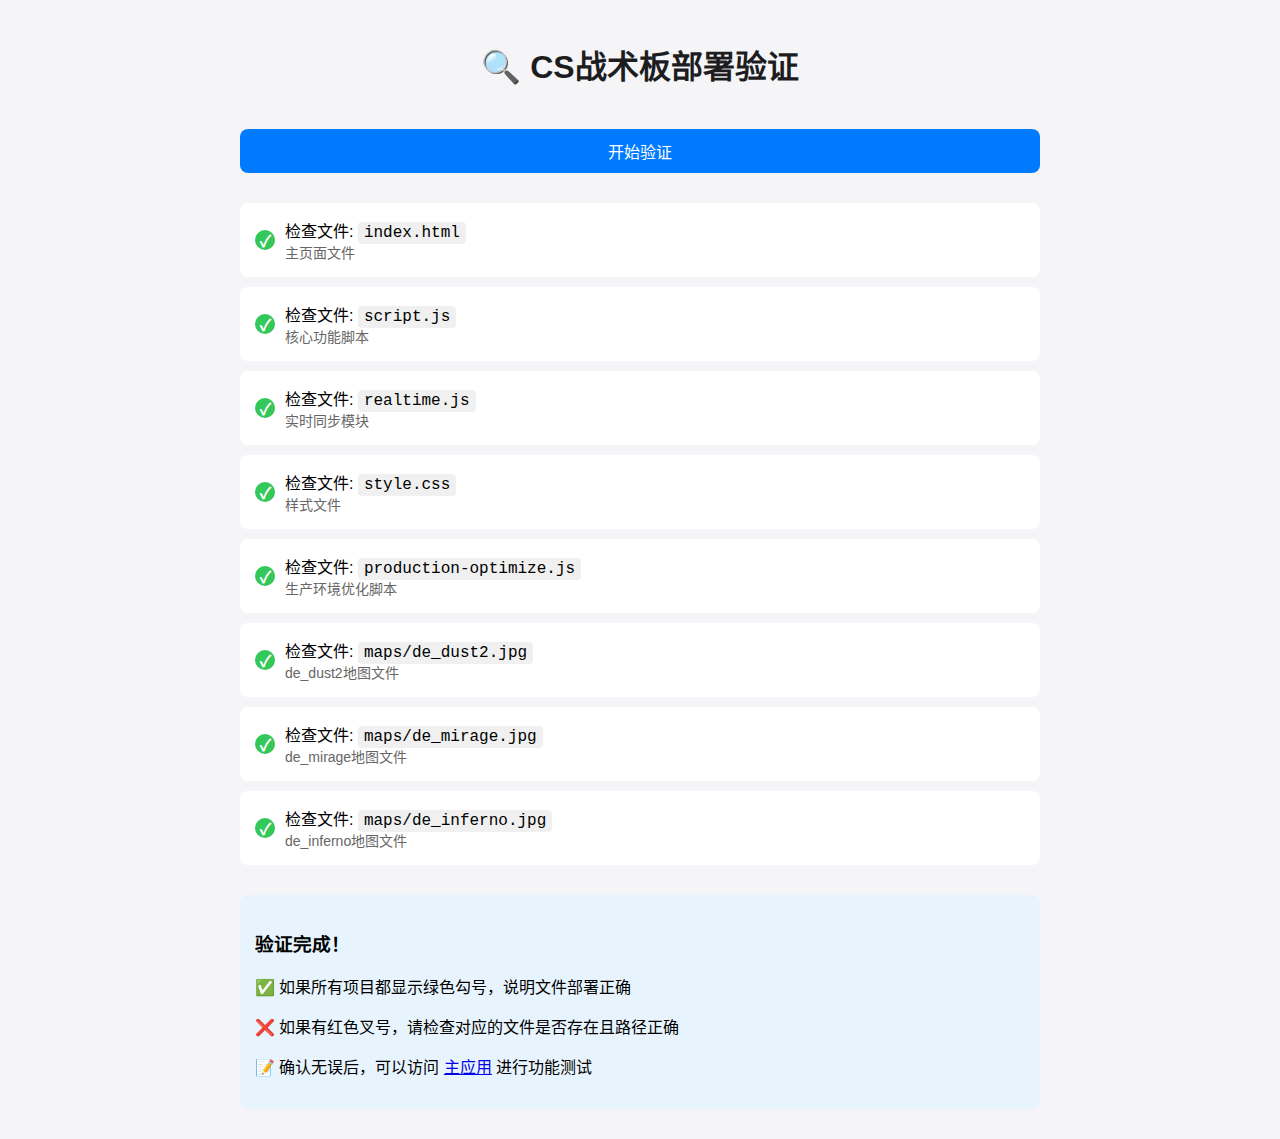
<file: verify.html>
<!DOCTYPE html>
<html lang="zh-CN">
<head>
    <meta charset="UTF-8">
    <meta name="viewport" content="width=device-width, initial-scale=1.0">
    <title>CS战术板 - 部署验证</title>
    <style>
        body {
            font-family: -apple-system, BlinkMacSystemFont, sans-serif;
            max-width: 800px;
            margin: 0 auto;
            padding: 20px;
            background: #f5f5f7;
        }
        .check-item {
            background: white;
            padding: 15px;
            margin: 10px 0;
            border-radius: 8px;
            display: flex;
            align-items: center;
            gap: 10px;
        }
        .status {
            width: 20px;
            height: 20px;
            border-radius: 50%;
            display: flex;
            align-items: center;
            justify-content: center;
            color: white;
            font-weight: bold;
        }
        .success { background: #34c759; }
        .error { background: #ff3b30; }
        .loading { background: #007aff; }
        .info {
            flex: 1;
        }
        .filename {
            font-family: Monaco, monospace;
            background: #f0f0f0;
            padding: 2px 6px;
            border-radius: 4px;
        }
        h1 {
            text-align: center;
            color: #1d1d1f;
        }
        button {
            background: #007aff;
            color: white;
            border: none;
            padding: 10px 20px;
            border-radius: 8px;
            cursor: pointer;
            font-size: 16px;
            width: 100%;
            margin: 20px 0;
        }
        button:hover {
            background: #0051d0;
        }
    </style>
</head>
<body>
    <h1>🔍 CS战术板部署验证</h1>
    
    <button onclick="runVerification()">开始验证</button>
    
    <div id="results">
        <!-- 验证结果将在这里显示 -->
    </div>

    <script>
        const filesToCheck = [
            { path: 'index.html', description: '主页面文件' },
            { path: 'script.js', description: '核心功能脚本' },
            { path: 'realtime.js', description: '实时同步模块' },
            { path: 'style.css', description: '样式文件' },
            { path: 'production-optimize.js', description: '生产环境优化脚本' },
            { path: 'maps/de_dust2.jpg', description: 'de_dust2地图文件' },
            { path: 'maps/de_mirage.jpg', description: 'de_mirage地图文件' },
            { path: 'maps/de_inferno.jpg', description: 'de_inferno地图文件' }
        ];

        async function checkFile(filePath) {
            try {
                const response = await fetch(filePath, { method: 'HEAD' });
                return response.ok;
            } catch (error) {
                return false;
            }
        }

        async function runVerification() {
            const resultsDiv = document.getElementById('results');
            resultsDiv.innerHTML = '';

            for (const file of filesToCheck) {
                // 创建检查项
                const checkItem = document.createElement('div');
                checkItem.className = 'check-item';
                checkItem.innerHTML = `
                    <div class="status loading">⏳</div>
                    <div class="info">
                        <div>检查文件: <span class="filename">${file.path}</span></div>
                        <div style="color: #666; font-size: 14px;">${file.description}</div>
                    </div>
                `;
                resultsDiv.appendChild(checkItem);

                // 检查文件
                const exists = await checkFile(file.path);
                const statusDiv = checkItem.querySelector('.status');
                
                if (exists) {
                    statusDiv.className = 'status success';
                    statusDiv.textContent = '✓';
                } else {
                    statusDiv.className = 'status error';
                    statusDiv.textContent = '✗';
                }
            }

            // 添加总结
            const summary = document.createElement('div');
            summary.className = 'check-item';
            summary.style.marginTop = '30px';
            summary.style.background = '#e8f4fd';
            summary.innerHTML = `
                <div class="info">
                    <h3>验证完成！</h3>
                    <p>✅ 如果所有项目都显示绿色勾号，说明文件部署正确</p>
                    <p>❌ 如果有红色叉号，请检查对应的文件是否存在且路径正确</p>
                    <p>📝 确认无误后，可以访问 <a href="index.html">主应用</a> 进行功能测试</p>
                </div>
            `;
            resultsDiv.appendChild(summary);
        }

        // 页面加载时自动运行验证
        window.addEventListener('load', runVerification);
    </script>
</body>
</html>
</file>
<file: style.css>
:root {
    --toolbar-width: 200px; /* 工具栏宽度 */
    --top-bar-height: 60px;
    
    /* 确保在任何情况下都有最小值，防止被挤压 */
    --min-toolbar-width: 200px;
    --min-top-bar-height: 30px;
    --min-toolbar-height-mobile: 80px;
}

/* ===== 超级强力修复：工具栏绝对显示 ===== */
#toolbar {
    display: flex !important;
    position: fixed !important;
    top: 40px !important; /* 往上调整20px，确保地图操作显示完全 */
    right: 0 !important;
    width: 220px !important;
    height: calc(100vh - 40px) !important; /* 调整高度 */
    z-index: 999999 !important;
    visibility: visible !important;
    opacity: 1 !important;
    pointer-events: auto !important;
    background: rgba(255, 255, 255, 0.95) !important;
    backdrop-filter: blur(20px) !important;
    border-left: 2px solid rgba(0, 122, 255, 0.3) !important;
    flex-direction: column !important;
    padding: 15px !important; /* 减少内边距以容纳更多内容 */
    gap: 10px !important; /* 减少间距 */
    overflow-y: auto !important;
    box-shadow: -4px 0 20px rgba(0, 0, 0, 0.1) !important;
}

/* 工具栏按钮强制显示 */
.tool-btn,
.tool-group,
.toolbar-row {
    display: flex !important;
    visibility: visible !important;
    opacity: 1 !important;
}

/* 全局防挤压保护 */
* {
    margin: 0;
    padding: 0;
    box-sizing: border-box;
    /* 防止任何元素意外地影响工具栏 */
    min-width: 0;
    min-height: 0;
}

/* 特别保护工具栏相关元素 */
#toolbar *,
.tool-btn,
.tool-group,
.toolbar-row {
    /* 强制防止被挤压 */
    flex-shrink: 0 !important;
    /* 保证最小尺寸 */
    min-width: fit-content !important;
    /* 防止内容被裁切 */
    overflow: visible !important;
}

body {
    font-family: -apple-system, BlinkMacSystemFont, 'Segoe UI', Roboto, sans-serif;
    background: linear-gradient(135deg, #f5f7fa 0%, #c3cfe2 100%);
    color: #1d1d1f;
    overflow: hidden;
    -webkit-font-smoothing: antialiased;
    -moz-osx-font-smoothing: grayscale;
}

/* 屏幕管理 */
.screen {
    position: fixed;
    top: 0;
    left: 0;
    width: 100vw;
    height: 100vh;
    display: flex;
    align-items: center;
    justify-content: center;
}

.hidden {
    display: none !important;
}

/* 登录界面 */
.login-container {
    background: rgba(255, 255, 255, 0.9);
    backdrop-filter: blur(20px);
    -webkit-backdrop-filter: blur(20px);
    padding: 48px;
    border-radius: 20px;
    border: 1px solid rgba(255, 255, 255, 0.2);
    box-shadow: 0 8px 32px rgba(0, 0, 0, 0.1);
    text-align: center;
    min-width: 400px;
}

.login-container h1 {
    color: #1d1d1f;
    margin-bottom: 32px;
    font-size: 2.5em;
    font-weight: 700;
    letter-spacing: -0.5px;
}

.login-form input {
    width: 100%;
    padding: 16px 20px;
    margin: 12px 0;
    background: rgba(255, 255, 255, 0.8);
    border: 1px solid rgba(0, 0, 0, 0.1);
    border-radius: 12px;
    color: #1d1d1f;
    font-size: 16px;
    transition: all 0.3s ease;
}

.login-form input:focus {
    outline: none;
    border-color: #007aff;
    box-shadow: 0 0 0 3px rgba(0, 122, 255, 0.1);
    background: rgba(255, 255, 255, 1);
}

.room-options {
    margin-top: 20px;
}

.room-option {
    margin: 15px 0;
}

/* 主界面布局 */
#mainScreen {
    display: flex;
    flex-direction: column;
    width: 100vw;
    height: 100vh;
    position: relative;
}

/* 统一容器宽度 */
.top-bar, #toolbar, .main-content, .status-bar {
    width: 100%;
    max-width: 100vw;
    box-sizing: border-box;
}

/* 顶部信息栏 - 合并信息，同比例缩放 */
.top-bar {
    position: fixed;
    top: 0;
    left: 0;
    right: 0;
    z-index: 999;
    background: rgba(255, 255, 255, 0.9);
    backdrop-filter: blur(20px);
    -webkit-backdrop-filter: blur(20px);
    padding: 12px 24px;
    display: flex;
    justify-content: center;
    align-items: center;
    border-bottom: 1px solid rgba(0, 0, 0, 0.1);
    transition: all 0.3s ease;
    height: 60px;
}

.top-bar:hover {
    background: rgba(255, 255, 255, 0.95);
}

/* 合并所有信息到一个容器 - 强制单行显示 */
.top-info {
    display: flex;
    gap: 8px; /* 更紧凑的间距 */
    align-items: center;
    justify-content: center;
    flex-wrap: nowrap; /* 强制不换行 */
    transform-origin: center;
    transition: transform 0.3s ease;
    overflow-x: auto; /* 如果内容过宽则横向滚动 */
    scrollbar-width: none; /* Firefox */
    -ms-overflow-style: none; /* IE/Edge */
    white-space: nowrap;
}

.top-info::-webkit-scrollbar {
    display: none; /* Chrome/Safari */
}

.top-info span {
    background: rgba(0, 122, 255, 0.1);
    padding: 4px 8px; /* 更紧凑的内边距 */
    border-radius: 6px;
    border: 1px solid rgba(0, 122, 255, 0.2);
    font-size: 12px; /* 更小的字体 */
    font-weight: 500;
    color: #1d1d1f;
    white-space: nowrap;
    transition: all 0.3s ease;
    flex-shrink: 0; /* 不允许缩小 */
}

/* 退出按钮和用户列表按钮样式 - 紧凑样式 */
#leaveRoomBtn, #userListBtn {
    background: rgba(0, 122, 255, 0.1);
    border: 1px solid rgba(0, 122, 255, 0.2);
    color: #007aff;
    padding: 4px 8px; /* 更紧凑的内边距 */
    border-radius: 6px;
    font-size: 12px; /* 更小的字体 */
    font-weight: 500;
    cursor: pointer;
    transition: all 0.3s ease;
    white-space: nowrap;
    flex-shrink: 0; /* 不允许缩小 */
}

#leaveRoomBtn {
    background: rgba(255, 59, 48, 0.1);
    border: 1px solid rgba(255, 59, 48, 0.2);
    color: #ff3b30;
}

#leaveRoomBtn:hover {
    background: rgba(255, 59, 48, 0.2);
    border-color: rgba(255, 59, 48, 0.4);
    transform: translateY(-1px);
}

#userListBtn:hover {
    background: rgba(0, 122, 255, 0.2);
    border-color: rgba(0, 122, 255, 0.4);
    transform: translateY(-1px);
}

/* 同比例缩放 - 保持单行显示 */
@media (max-width: 1200px) {
    .top-bar {
        padding: 10px 20px;
        height: 55px;
    }
    
    .top-info {
        gap: 6px;
    }
    
    .top-info span, #leaveRoomBtn, #userListBtn {
        font-size: 11px;
        padding: 3px 6px;
    }
}

@media (max-width: 900px) {
    .top-bar {
        padding: 8px 16px;
        height: 50px;
    }
    
    .top-info {
        gap: 5px;
    }
    
    .top-info span, #leaveRoomBtn, #userListBtn {
        font-size: 10px;
        padding: 2px 5px;
    }
}

@media (max-width: 600px) {
    .top-bar {
        padding: 6px 12px;
        height: 45px;
    }
    
    .top-info {
        gap: 4px;
    }
    
    .top-info span, #leaveRoomBtn, #userListBtn {
        font-size: 9px;
        padding: 2px 4px;
    }
}

@media (max-width: 400px) {
    .top-bar {
        padding: 4px 8px;
        height: 40px;
    }
    
    .top-info {
        gap: 3px;
    }
    
    .top-info span, #leaveRoomBtn, #userListBtn {
        font-size: 8px;
        padding: 1px 3px;
    }
}

/* 工具栏 - 固定在右侧，垂直布局，确保所有内容可见且永不挤压 */
#toolbar {
    position: fixed;
    top: var(--top-bar-height);
    right: 0;
    bottom: 0;
    z-index: 9999; /* 提高层级确保始终在最顶层 */
    width: var(--toolbar-width);
    min-width: var(--toolbar-width); /* 确保最小宽度，防止挤压 */
    max-width: var(--toolbar-width);
    background: rgba(255, 255, 255, 0.95); /* 增加不透明度确保可见性 */
    backdrop-filter: blur(30px);
    -webkit-backdrop-filter: blur(30px);
    border-left: 2px solid rgba(0, 122, 255, 0.2); /* 增强边框可见性 */
    padding: 8px 4px; /* 优化内边距，确保内容不被挤压 */
    display: flex !important; /* 强制显示 */
    flex-direction: column;
    align-items: stretch;
    gap: 4px; /* 减少间距但保证内容不挤压 */
    box-shadow: 
        -12px 0 40px rgba(0, 0, 0, 0.12),
        -4px 0 20px rgba(0, 0, 0, 0.08),
        inset 1px 0 0 rgba(255, 255, 255, 0.3); /* 增强阴影效果 */
    transition: all 0.3s cubic-bezier(0.4, 0, 0.2, 1);
    box-sizing: border-box;
    overflow-y: auto; /* 垂直滚动而非挤压 */
    overflow-x: visible; /* 确保内容横向不被裁切 */
    /* 改善滚动体验 */
    scrollbar-width: thin;
    scrollbar-color: rgba(0, 122, 255, 0.5) transparent;
    /* 确保滚动平滑 */
    scroll-behavior: smooth;
    /* 为移动设备优化滚动 */
    -webkit-overflow-scrolling: touch;
    /* 防止内容被挤压的关键属性 */
    flex-shrink: 0;
    /* 确保工具栏始终可见 */
    visibility: visible !important;
    opacity: 1 !important;
}

/* 自定义滚动条样式 */
#toolbar::-webkit-scrollbar {
    width: 6px;
}

#toolbar::-webkit-scrollbar-track {
    background: rgba(0, 0, 0, 0.05);
    border-radius: 3px;
}

#toolbar::-webkit-scrollbar-thumb {
    background: rgba(0, 0, 0, 0.2);
    border-radius: 3px;
    transition: background 0.3s ease;
}

#toolbar::-webkit-scrollbar-thumb:hover {
    background: rgba(0, 0, 0, 0.4);
}

/* 工具栏顶部和底部渐变指示器，提示可滚动内容 */
#toolbar::before {
    content: '';
    position: sticky;
    top: 0;
    left: 0;
    right: 0;
    height: 12px; /* 增加高度以提高可见性 */
    background: linear-gradient(to bottom, 
        rgba(255, 255, 255, 0.95) 0%, 
        rgba(255, 255, 255, 0.8) 50%,
        transparent 100%);
    z-index: 10; /* 提高层级确保显示 */
    pointer-events: none;
    opacity: 0;
    transition: opacity 0.3s ease;
    /* 添加阴影效果增强可见性 */
    box-shadow: 0 2px 8px rgba(0, 0, 0, 0.1);
}

#toolbar::after {
    content: '';
    position: sticky;
    bottom: 0;
    left: 0;
    right: 0;
    height: 12px; /* 增加高度以提高可见性 */
    background: linear-gradient(to top, 
        rgba(255, 255, 255, 0.95) 0%, 
        rgba(255, 255, 255, 0.8) 50%,
        transparent 100%);
    z-index: 10; /* 提高层级确保显示 */
    pointer-events: none;
    opacity: 0;
    transition: opacity 0.3s ease;
    /* 添加阴影效果增强可见性 */
    box-shadow: 0 -2px 8px rgba(0, 0, 0, 0.1);
}

/* 当工具栏有滚动内容时显示指示器 */
#toolbar.has-scroll::before,
#toolbar.has-scroll::after {
    opacity: 1;
}

/* 添加滚动提示的小指示器 */
#toolbar.scrollable {
    position: relative;
}

#toolbar.scrollable::before {
    opacity: 1;
}

#toolbar.scrollable::after {
    opacity: 1;
}

/* 调整canvas容器，为工具栏预留空间 */
.canvas-container {
    position: relative;
    border: 1px solid rgba(0, 0, 0, 0.1);
    border-radius: 16px;
    overflow: hidden;
    box-shadow: 0 8px 32px rgba(0, 0, 0, 0.08),
        0 2px 16px rgba(0, 0, 0, 0.04);
    background: #ffffff;
    width: 100%;
    height: 100%;
    max-width: 100%;
    max-height: 100%;
    display: flex;
    align-items: center;
    justify-content: center;
    transition: all 0.3s ease;
    margin: 0;
}

/* 小屏幕下的调整 - 紧凑布局 */
@media (max-width: 900px) {
    :root {
        --toolbar-height: 65px; /* 中等屏幕工具栏高度 */
        --top-bar-height: 50px;
    }
    
    #toolbar {
        padding: 6px 8px;
        gap: 3px;
    }
    
    .toolbar-row:first-child .tool-btn {
        padding: 2px 5px;
        font-size: 8px;
        min-width: 30px;
        height: 22px;
    }
    
    .tactic-board {
        padding: 5px;
    }
    
    .canvas-container {
        border-radius: 10px;
    }
}

@media (max-width: 600px) {
    :root {
        --toolbar-height: 60px; /* 大幅减少工具栏高度 */
        --top-bar-height: 35px; /* 减少顶部栏高度 */
    }
    
    #toolbar {
        padding: 4px 6px;
        gap: 2px;
    }
    
    .toolbar-row:first-child .tool-btn {
        padding: 1px 3px;
        font-size: 7px;
        min-width: 25px;
        height: 18px;
    }
}

@media (max-width: 400px) {
    :root {
        --toolbar-height: 55px; /* 进一步减少工具栏高度 */
        --top-bar-height: 30px; /* 大幅减少顶部栏高度 */
    }
    
    #toolbar {
        padding: 3px 4px;
        gap: 1px;
    }
    
    .toolbar-row:first-child .tool-btn {
        padding: 1px 2px;
        font-size: 6px;
        min-width: 22px;
        height: 16px;
    }
}

#toolbar:hover {
    background: rgba(255, 255, 255, 0.95);
    box-shadow: 
        0 12px 40px rgba(0, 0, 0, 0.12),
        0 4px 20px rgba(0, 0, 0, 0.06);
}

/* 工具栏行布局 - 适应右侧垂直布局 */
.toolbar-row {
    display: flex;
    flex-direction: column;
    align-items: stretch;
    gap: 8px;
    width: 100%;
}

.toolbar-row:first-child {
    display: flex;
    flex-direction: column;
    align-items: stretch;
    gap: 6px;
    width: 100%;
}

/* 工具组 - 适应垂直布局，确保内容永不被挤压 */
.tool-group {
    display: flex;
    flex-direction: column;
    align-items: stretch;
    gap: 3px; /* 进一步减少间距以节省空间 */
    position: relative;
    padding: 6px 3px; /* 优化内边距，确保内容不被挤压 */
    border-radius: 8px; /* 统一圆角设计 */
    background: rgba(0, 122, 255, 0.05); /* 淡蓝色背景增强可见性 */
    border: 1px solid rgba(0, 122, 255, 0.1); /* 添加边框 */
    transition: all 0.2s ease;
    min-width: fit-content; /* 确保最小宽度适应内容 */
    flex-shrink: 0; /* 防止被挤压 */
    margin-bottom: 3px; /* 组间间距 */
    /* 确保工具组内容永不被裁剪或挤压 */
    overflow: visible;
    min-height: auto;
    white-space: nowrap; /* 防止文本换行 */
}

.tool-group label {
    font-size: 10px; /* 进一步减小字体以节省空间 */
    font-weight: 600;
    color: #007aff;
    margin-bottom: 3px; /* 进一步减少下边距 */
    text-align: center;
    white-space: nowrap;
    line-height: 1.1; /* 优化行高以节省垂直空间 */
    padding: 0 2px; /* 添加少量水平内边距 */
    /* 确保标签文本始终可见 */
    overflow: visible;
    text-overflow: ellipsis;
}

/* 桌面端工具按钮容器 */
.tool-buttons {
    display: flex;
    flex-direction: column;
    gap: 6px;
    width: 100%;
}

/* 小屏幕下的响应式调整 */
@media (max-width: 900px) {
    .toolbar-row {
        gap: 10px;
    }
    
    .tool-group {
        padding: 5px 8px;
        gap: 5px;
        border-radius: 6px;
    }
}

@media (max-width: 600px) {
    .toolbar-row {
        gap: 8px;
        flex-direction: column; /* 小屏幕下垂直堆叠 */
    }
    
    .tool-group {
        padding: 4px 6px;
        gap: 4px;
        width: 100%;
        justify-content: center;
    }
}

@media (max-width: 400px) {
    .tool-group {
        padding: 3px 5px;
        gap: 3px;
    }
}

.tool-group:hover {
    background: rgba(0, 122, 255, 0.08);
    transform: translateY(-1px);
}

.tool-group label {
    color: #1d1d1f;
    font-weight: 600;
    font-size: 12px;
    letter-spacing: -0.2px;
    flex-shrink: 0;
    text-align: center;
    margin-right: 6px;
    white-space: nowrap;
}

@media (max-width: 600px) {
    .tool-group label {
        font-size: 11px;
        margin-right: 4px;
        width: 100%;
        margin-bottom: 3px;
    }
}

@media (max-width: 400px) {
    .tool-group label {
        font-size: 10px;
        margin-bottom: 2px;
    }
}



/* 第一排工具按钮的特殊样式 - 确保永不被挤压 */
.toolbar-row:first-child .tool-btn {
    padding: 6px 4px; /* 优化内边距，确保内容可见 */
    margin: 1px 0; /* 减小上下边距 */
    font-size: 9px; /* 轻微减小字体但保证可读性 */
    min-width: auto;
    width: 100%;
    height: 26px; /* 稍微减小高度但保证可点击性 */
    flex-shrink: 0; /* 防止被挤压 */
    white-space: nowrap; /* 防止文本换行 */
    text-align: center;
    line-height: 1.2;
    overflow: visible; /* 确保内容可见 */
    /* 确保按钮永不被隐藏或挤压 */
    display: flex !important;
    align-items: center;
    justify-content: center;
}

/* 普通工具按钮 - 确保在任何情况下都不被挤压 */
.tool-btn {
    padding: 6px 4px; /* 优化内边距 */
    margin: 1px 0; /* 减小上下边距 */
    background: rgba(255, 255, 255, 0.8);
    border: 1px solid rgba(0, 122, 255, 0.2);
    border-radius: 6px; /* 统一圆角设计 */
    color: #1d1d1f;
    cursor: pointer;
    transition: all 0.3s cubic-bezier(0.4, 0, 0.2, 1);
    font-size: 9px; /* 轻微减小字体但保证可读性 */
    font-weight: 500;
    min-width: auto;
    width: 100%;
    height: 26px; /* 稍微减小高度但保证可点击性 */
    display: flex !important; /* 强制显示 */
    align-items: center;
    justify-content: center;
    position: relative;
    overflow: visible; /* 确保内容可见 */
    letter-spacing: -0.1px;
    flex-shrink: 0; /* 防止被挤压 */
    white-space: nowrap; /* 防止文本换行 */
    text-align: center;
    line-height: 1.2;
    /* 增强可见性 */
    box-shadow: 0 1px 3px rgba(0, 0, 0, 0.1);
    backdrop-filter: blur(10px);
    -webkit-backdrop-filter: blur(10px);
}

/* 中等屏幕下的按钮调整 */
@media (max-width: 900px) {
    .tool-btn {
        padding: 5px 8px;
        font-size: 10px;
        min-width: 45px;
        height: 28px;
        border-radius: 5px;
        margin: 1px;
    }
}

@media (max-width: 600px) {
    .tool-btn {
        padding: 4px 6px;
        font-size: 9px;
        min-width: 40px;
        height: 26px;
        border-radius: 4px;
        margin: 1px;
        flex: 1; /* 小屏幕下平均分配宽度 */
        max-width: 80px; /* 限制最大宽度 */
    }
    
    .grenade-btn {
        font-size: 8px;
        min-width: 35px;
        padding: 3px 5px;
    }
}

@media (max-width: 400px) {
    .tool-btn {
        padding: 3px 5px;
        font-size: 8px;
        min-width: 35px;
        height: 24px;
        max-width: 70px;
    }
    
    .grenade-btn {
        font-size: 7px;
        min-width: 30px;
        padding: 2px 4px;
    }
}

.tool-btn:hover {
    background: rgba(0, 122, 255, 0.1);
    border-color: rgba(0, 122, 255, 0.3);
    transform: translateY(-1px);
    box-shadow: 0 4px 12px rgba(0, 0, 0, 0.1);
}

.tool-btn.active {
    background: #007aff;
    border-color: #007aff;
    color: #ffffff;
    font-weight: 600;
    box-shadow: 0 4px 16px rgba(0, 122, 255, 0.3);
    transform: translateY(-1px);
}

.tool-btn:disabled {
    opacity: 0.4;
    cursor: not-allowed;
    transform: none;
}

/* select 元素样式 */
select {
    padding: 6px 10px;
    background: rgba(255, 255, 255, 0.9);
    border: 1px solid rgba(0, 0, 0, 0.1);
    border-radius: 6px;
    color: #1d1d1f;
    cursor: pointer;
    font-size: 11px;
    font-weight: 500;
    min-width: 80px;
    height: 32px;
    transition: all 0.2s ease;
}

@media (max-width: 600px) {
    select {
        padding: 4px 8px;
        font-size: 10px;
        min-width: 70px;
        height: 28px;
    }
}

select:hover {
    background: rgba(255, 255, 255, 1);
    border-color: rgba(0, 122, 255, 0.3);
}

select:focus {
    outline: none;
    border-color: #007aff;
    box-shadow: 0 0 0 2px rgba(0, 122, 255, 0.2);
}

.tool-btn:disabled {
    opacity: 0.4;
    cursor: not-allowed;
    transform: none;
}

/* 道具按钮特殊样式 */
.grenade-btn {
    background: linear-gradient(135deg, 
        rgba(45, 45, 45, 0.9) 0%, 
        rgba(26, 26, 26, 0.9) 100%);
    border: 1px solid rgba(255, 255, 255, 0.3);
    font-weight: 600;
    position: relative;
    overflow: hidden;
    min-width: 70px;
    backdrop-filter: blur(8px);
    transition: all 0.3s cubic-bezier(0.4, 0, 0.2, 1);
}

.grenade-btn::before {
    content: '';
    position: absolute;
    top: 0;
    left: -100%;
    width: 100%;
    height: 100%;
    background: linear-gradient(90deg, 
        transparent, 
        rgba(255, 255, 255, 0.1), 
        transparent);
    transition: left 0.5s ease;
}

.grenade-btn:hover::before {
    left: 100%;
}

.grenade-btn:hover {
    background: linear-gradient(135deg, 
        rgba(61, 61, 61, 0.9) 0%, 
        rgba(42, 42, 42, 0.9) 100%);
    border-color: rgba(0, 204, 255, 0.8);
    box-shadow: 
        0 0 16px rgba(0, 204, 255, 0.4),
        0 4px 12px rgba(0, 0, 0, 0.3),
        inset 0 1px 0 rgba(255, 255, 255, 0.1);
    transform: translateY(-2px) scale(1.02);
}

.grenade-btn.active {
    background: linear-gradient(135deg, 
        #00ccff 0%, 
        #0099cc 50%, 
        #007acc 100%);
    color: #000;
    box-shadow: 
        0 0 20px rgba(0, 204, 255, 0.7),
        0 4px 16px rgba(0, 204, 255, 0.5),
        inset 0 1px 0 rgba(255, 255, 255, 0.3),
        inset 0 -1px 0 rgba(0, 0, 0, 0.2);
    transform: translateY(-1px) scale(1.05);
    text-shadow: 0 1px 2px rgba(0, 0, 0, 0.3);
}

.grenade-btn[data-tool="smoke"] {
    border-left: 4px solid #888;
    background: linear-gradient(135deg, 
        rgba(136, 136, 136, 0.2) 0%, 
        rgba(45, 45, 45, 0.9) 100%);
}

.grenade-btn[data-tool="flash"] {
    border-left: 4px solid #fff;
    background: linear-gradient(135deg, 
        rgba(255, 255, 255, 0.2) 0%, 
        rgba(45, 45, 45, 0.9) 100%);
}

.grenade-btn[data-tool="fire"] {
    border-left: 4px solid #ff4500;
    background: linear-gradient(135deg, 
        rgba(255, 69, 0, 0.2) 0%, 
        rgba(45, 45, 45, 0.9) 100%);
}

.grenade-btn[data-tool="grenade"] {
    border-left: 4px solid #228b22;
    background: linear-gradient(135deg, 
        rgba(34, 139, 34, 0.2) 0%, 
        rgba(45, 45, 45, 0.9) 100%);
}

/* 缩放按钮特殊样式 */
#zoomInBtn, #zoomOutBtn, #zoomResetBtn {
    background: linear-gradient(135deg, 
        rgba(0, 77, 64, 0.9) 0%, 
        rgba(0, 105, 92, 0.9) 100%);
    border: 1px solid rgba(0, 172, 193, 0.6);
    color: #ffffff;
    font-weight: 600;
    min-width: 60px;
    position: relative;
    overflow: hidden;
    backdrop-filter: blur(8px);
    text-shadow: 0 1px 2px rgba(0, 0, 0, 0.3);
}

#zoomInBtn:hover, #zoomOutBtn:hover {
    background: linear-gradient(135deg, 
        rgba(0, 105, 92, 0.9) 0%, 
        rgba(0, 131, 143, 0.9) 100%);
    border-color: rgba(0, 229, 255, 0.8);
    box-shadow: 
        0 0 16px rgba(0, 229, 255, 0.4),
        0 4px 12px rgba(0, 0, 0, 0.3),
        inset 0 1px 0 rgba(255, 255, 255, 0.1);
    transform: translateY(-2px) scale(1.02);
}

#zoomResetBtn {
    background: linear-gradient(135deg, 
        rgba(191, 54, 12, 0.9) 0%, 
        rgba(216, 67, 21, 0.9) 100%);
    border-color: rgba(255, 87, 34, 0.6);
    color: #ffffff;
}

#zoomResetBtn:hover {
    background: linear-gradient(135deg, 
        rgba(216, 67, 21, 0.9) 0%, 
        rgba(230, 74, 25, 0.9) 100%);
    border-color: rgba(255, 109, 0, 0.8);
    box-shadow: 
        0 0 16px rgba(255, 109, 0, 0.4),
        0 4px 12px rgba(0, 0, 0, 0.3),
        inset 0 1px 0 rgba(255, 255, 255, 0.1);
    transform: translateY(-2px) scale(1.02);
}

select {
    padding: 6px 10px;
    background: rgba(255, 255, 255, 0.8);
    border: 1px solid rgba(0, 0, 0, 0.1);
    border-radius: 6px;
    color: #1d1d1f;
    cursor: pointer;
    font-size: 12px;
    font-weight: 500;
    min-width: 80px;
    transition: all 0.2s ease;
    flex-shrink: 0;
    text-align: center;
}

@media (min-width: 1000px) {
    select {
        padding: 8px 12px;
        font-size: 13px;
        min-width: 90px;
    }
}

@media (max-width: 599px) {
    select {
        padding: 4px 8px;
        font-size: 11px;
        min-width: 70px;
    }
}

select:hover {
    background: rgba(255, 255, 255, 1);
    border-color: rgba(0, 122, 255, 0.3);
    box-shadow: 0 2px 8px rgba(0, 0, 0, 0.08);
}

select:focus {
    outline: none;
    border-color: #007aff;
    box-shadow: 0 0 0 3px rgba(0, 122, 255, 0.1);
}

button {
    padding: 6px 12px;
    background: #007aff;
    border: none;
    border-radius: 6px;
    color: #ffffff;
    cursor: pointer;
    font-weight: 600;
    font-size: 12px;
    transition: all 0.2s cubic-bezier(0.4, 0, 0.2, 1);
    min-width: 60px;
    height: 32px;
    letter-spacing: -0.2px;
    flex-shrink: 0;
    text-align: center;
    margin: 2px;
}

@media (min-width: 1000px) {
    button {
        padding: 8px 16px;
        font-size: 13px;
        min-width: 80px;
        height: 36px;
    }
}

@media (max-width: 599px) {
    button {
        padding: 4px 8px;
        font-size: 11px;
        min-width: 50px;
        height: 28px;
        margin: 1px;
    }
}

button:hover {
    background: #0056d3;
    transform: translateY(-1px);
    box-shadow: 0 4px 12px rgba(0, 122, 255, 0.3);
}

/* 主内容区 - 适应右侧工具栏，确保所有内容可见 */
.main-content {
    position: fixed !important;
    top: 40px !important; /* 适应新的工具栏位置 */
    bottom: 0 !important;
    left: 0 !important;
    right: 220px !important; /* 为右侧工具栏预留空间 */
    display: flex !important;
    flex: 1 !important;
    overflow: hidden !important; /* 防止内容溢出 */
    min-height: 0 !important;
    width: auto !important;
    max-width: none !important;
    box-sizing: border-box !important;
    padding: 0 !important;
    z-index: 1 !important;
    background: transparent !important;
}

/* 战术板 - 最大化地图显示区域，确保内容完整可见 */
.tactic-board {
    flex: 1;
    display: flex;
    align-items: center;
    justify-content: center;
    background: linear-gradient(135deg, 
        #f8f9fa 0%, 
        #e9ecef 50%, 
        #f8f9fa 100%);
    position: relative;
    padding: 8px; /* 轻微增加内边距以防止内容紧贴边缘 */
    min-height: 0;
    width: 100%;
    height: 100%;
    box-sizing: border-box;
    overflow: hidden; /* 确保内容不会溢出 */
}

/* 战术板 - 最大化地图显示区域 */
.tactic-board {
    flex: 1;
    display: flex;
    align-items: center;
    justify-content: center;
    background: linear-gradient(135deg, 
        #f8f9fa 0%, 
        #e9ecef 50%, 
        #f8f9fa 100%);
    position: relative;
    padding: 10px; /* 减少内边距以最大化地图区域 */
    min-height: 0;
    width: 100%;
    height: 100%;
    box-sizing: border-box;
}

/* 修复canvas-container完整样式 - 最大化地图显示 */
.canvas-container {
    position: relative;
    border: 1px solid rgba(0, 0, 0, 0.1);
    border-radius: 12px;
    overflow: hidden;
    box-shadow: 0 4px 20px rgba(0, 0, 0, 0.06),
        0 1px 8px rgba(0, 0, 0, 0.04);
    background: #ffffff;
    width: 100%;
    height: 100%;
    max-width: 100%;
    max-height: 100%;
    display: flex;
    align-items: center;
    justify-content: center;
    transition: all 0.3s ease;
    box-sizing: border-box;
    /* 最大化显示区域 */
    margin: 0;
    padding: 0;
}

.canvas-container:hover {
    box-shadow: 
        0 12px 40px rgba(0, 0, 0, 0.12),
        0 4px 20px rgba(0, 0, 0, 0.06);
}

#tacticCanvas {
    display: block;
    cursor: crosshair;
    max-width: 100%;
    max-height: 100%;
    width: auto;
    height: auto;
}

/* 侧边栏 - 大幅缩小 */
.sidebar {
    width: 160px;
    background: rgba(0, 0, 0, 0.95);
    border-left: 1px solid #333;
    display: flex;
    flex-direction: column;
    backdrop-filter: blur(10px);
}

.sidebar-section {
    padding: 8px;
    border-bottom: 1px solid #333;
}

.sidebar-section h3 {
    color: #00ccff;
    margin-bottom: 8px;
    font-size: 12px;
    text-align: center;
}

/* 用户列表 */
#usersList {
    max-height: 200px;
    overflow-y: auto;
}

.user-item {
    background: rgba(255, 255, 255, 0.05);
    padding: 4px 6px;
    margin: 2px 0;
    border-radius: 3px;
    border-left: 2px solid #00ccff;
    font-size: 11px;
}

.user-item.self {
    border-left-color: #ff6b6b;
    background: rgba(255, 107, 107, 0.1);
}

.user-role {
    font-size: 10px;
    margin-left: 3px;
}

.user-role.admin {
    color: #ff6b6b;
    font-weight: bold;
}

.user-role.viewer {
    color: #888;
}

/* 状态栏 */
.status-bar {
    display: none; /* 隐藏状态栏，因为工具栏已在底部 */
}

/* 滚动条样式 */
::-webkit-scrollbar {
    width: 8px;
}

::-webkit-scrollbar-track {
    background: rgba(255, 255, 255, 0.1);
}

::-webkit-scrollbar-thumb {
    background: #555;
    border-radius: 4px;
}

::-webkit-scrollbar-thumb:hover {
    background: #777;
}

/* 动画效果 */
@keyframes fadeIn {
    from { opacity: 0; transform: translateY(20px); }
    to { opacity: 1; transform: translateY(0); }
}

@keyframes slideIn {
    from { transform: translateX(-100%); }
    to { transform: translateX(0); }
}

@keyframes pulse {
    0% { transform: scale(1); }
    50% { transform: scale(1.05); }
    100% { transform: scale(1); }
}

@keyframes glow {
    0% { box-shadow: 0 0 5px rgba(0, 204, 255, 0.3); }
    50% { box-shadow: 0 0 20px rgba(0, 204, 255, 0.6); }
    100% { box-shadow: 0 0 5px rgba(0, 204, 255, 0.3); }
}

/* 弹窗样式 */
.modal {
    position: fixed;
    top: 0;
    left: 0;
    width: 100vw;
    height: 100vh;
    background: rgba(0, 0, 0, 0.5);
    display: flex;
    align-items: center;
    justify-content: center;
    z-index: 2000;
    backdrop-filter: blur(5px);
    -webkit-backdrop-filter: blur(5px);
}

.modal-content {
    background: rgba(255, 255, 255, 0.95);
    backdrop-filter: blur(30px);
    -webkit-backdrop-filter: blur(30px);
    border-radius: 16px;
    border: 1px solid rgba(0, 0, 0, 0.1);
    box-shadow: 0 8px 32px rgba(0, 0, 0, 0.15);
    min-width: 300px;
    max-width: 500px;
    max-height: 80vh;
    overflow: hidden;
}

.modal-header {
    display: flex;
    justify-content: space-between;
    align-items: center;
    padding: 16px 20px;
    border-bottom: 1px solid rgba(0, 0, 0, 0.1);
}

.modal-header h3 {
    margin: 0;
    color: #1d1d1f;
    font-size: 18px;
    font-weight: 600;
}

.modal-close {
    background: none;
    border: none;
    font-size: 24px;
    color: #666;
    cursor: pointer;
    padding: 0;
    width: 30px;
    height: 30px;
    display: flex;
    align-items: center;
    justify-content: center;
    border-radius: 50%;
    transition: all 0.2s ease;
}

.modal-close:hover {
    background: rgba(0, 0, 0, 0.1);
    color: #000;
}

.modal-body {
    padding: 20px;
    max-height: 400px;
    overflow-y: auto;
}

/* 用户列表样式 */
#usersList {
    display: flex;
    flex-direction: column;
    gap: 8px;
}

.user-item {
    background: rgba(0, 122, 255, 0.1);
    padding: 12px 16px;
    border-radius: 8px;
    border: 1px solid rgba(0, 122, 255, 0.2);
    display: flex;
    align-items: center;
    gap: 12px;
    position: relative;
}

.user-item.self {
    background: rgba(255, 107, 107, 0.1);
    border-color: rgba(255, 107, 107, 0.3);
}

.user-avatar {
    width: 32px;
    height: 32px;
    border-radius: 50%;
    background: linear-gradient(45deg, #007aff, #0056d3);
    display: flex;
    align-items: center;
    justify-content: center;
    color: #fff;
    font-weight: bold;
    font-size: 14px;
    flex-shrink: 0;
}

.user-name {
    flex: 1;
    font-weight: 500;
    color: #1d1d1f;
    min-width: 0;
    overflow: hidden;
    text-overflow: ellipsis;
    white-space: nowrap;
}

.user-role {
    font-size: 12px;
    padding: 2px 6px;
    border-radius: 4px;
    font-weight: 500;
    flex-shrink: 0;
}

.user-role.admin {
    background: rgba(255, 59, 48, 0.1);
    color: #ff3b30;
    border: 1px solid rgba(255, 59, 48, 0.2);
}

.user-role.viewer {
    background: rgba(142, 142, 147, 0.1);
    color: #8e8e93;
    border: 1px solid rgba(142, 142, 147, 0.2);
}

.delete-user-btn {
    background: rgba(255, 59, 48, 0.1);
    border: 1px solid rgba(255, 59, 48, 0.3);
    color: #ff3b30;
    padding: 4px 8px;
    border-radius: 6px;
    font-size: 11px;
    font-weight: 500;
    cursor: pointer;
    transition: all 0.2s ease;
    flex-shrink: 0;
}

.delete-user-btn:hover {
    background: rgba(255, 59, 48, 0.2);
    border-color: rgba(255, 59, 48, 0.5);
    transform: translateY(-1px);
}

.delete-user-btn:active {
    transform: translateY(0);
    box-shadow: inset 0 2px 4px rgba(255, 59, 48, 0.3);
}

.sidebar {
    animation: slideIn 0.3s ease-out;
}

.tool-btn:active {
    animation: pulse 0.2s ease-out;
}

.canvas-container {
    animation: glow 2s infinite;
}

/* 加载状态 */
.loading {
    position: relative;
    overflow: hidden;
}

.loading::after {
    content: '';
    position: absolute;
    top: 0;
    left: -100%;
    width: 100%;
    height: 100%;
    background: linear-gradient(90deg, transparent, rgba(255, 255, 255, 0.2), transparent);
    animation: loading 1.5s infinite;
}

@keyframes loading {
    0% { left: -100%; }
    100% { left: 100%; }
}

/* 消息通知 */
.notification {
    position: fixed;
    top: 20px;
    right: 20px;
    background: rgba(0, 0, 0, 0.9);
    color: #fff;
    padding: 15px 20px;
    border-radius: 8px;
    border-left: 4px solid #00ccff;
    box-shadow: 0 5px 15px rgba(0, 0, 0, 0.3);
    z-index: 1000;
    animation: slideIn 0.3s ease-out;
    max-width: 300px;
}

.notification.success {
    border-left-color: #4CAF50;
}

.notification.error {
    border-left-color: #f44336;
}

.notification.warning {
    border-left-color: #ff9800;
}

/* 拖拽效果 */
.dragging {
    opacity: 0.7;
    transform: scale(1.05);
    cursor: grabbing !important;
}

/* 选中效果 */
.selected {
    outline: 2px dashed #00ccff;
    outline-offset: 2px;
}

/* 右键菜单 */
.context-menu {
    position: fixed;
    background: rgba(0, 0, 0, 0.9);
    border: 1px solid #333;
    border-radius: 6px;
    padding: 5px 0;
    box-shadow: 0 5px 15px rgba(0, 0, 0, 0.3);
    z-index: 1000;
    min-width: 150px;
    animation: fadeIn 0.2s ease-out;
}

.context-menu-item {
    padding: 10px 15px;
    cursor: pointer;
    transition: background-color 0.2s ease;
    color: #fff;
    font-size: 14px;
}

.context-menu-item:hover {
    background: rgba(0, 204, 255, 0.2);
}

.context-menu-separator {
    height: 1px;
    background: #333;
    margin: 5px 0;
}

/* 网格背景 */
.grid-background {
    background-image: 
        radial-gradient(circle, rgba(255, 255, 255, 0.1) 1px, transparent 1px);
    background-size: 20px 20px;
}

/* 用户头像样式 */
.user-avatar {
    width: 32px;
    height: 32px;
    border-radius: 50%;
    background: linear-gradient(45deg, #00ccff, #0099cc);
    display: inline-flex;
    align-items: center;
    justify-content: center;
    color: #000;
    font-weight: bold;
    font-size: 14px;
    margin-right: 10px;
}

/* 改进的按钮效果 */
button {
    position: relative;
    overflow: hidden;
}

button::before {
    content: '';
    position: absolute;
    top: 50%;
    left: 50%;
    width: 0;
    height: 0;
    background: rgba(255, 255, 255, 0.3);
    border-radius: 50%;
    transform: translate(-50%, -50%);
    transition: width 0.3s ease, height 0.3s ease;
}

button:active::before {
    width: 300px;
    height: 300px;
}

/* 工具栏改进 */
#toolbar {
    backdrop-filter: blur(10px);
    border-bottom: 1px solid rgba(255, 255, 255, 0.1);
}

/* 画布容器改进 */
.canvas-container {
    backdrop-filter: blur(5px);
    transition: all 0.3s ease;
}

.canvas-container:hover {
    box-shadow: 0 10px 30px rgba(0, 204, 255, 0.3);
}

/* 侧边栏改进 */
.sidebar {
    backdrop-filter: blur(10px);
    border-left: 1px solid rgba(255, 255, 255, 0.1);
}

/* ============================ 响应式设计 ============================ */

/* 平板端适配 (768px - 1024px) */
@media (max-width: 1024px) {
    .sidebar {
        width: 180px;
    }
    
    .tool-group {
        flex-wrap: wrap;
        gap: 4px;
    }
    
    .tool-btn {
        padding: 6px 10px;
        font-size: 11px;
        min-width: 50px;
    }
    
    .grenade-btn {
        min-width: 70px;
    }
    
    .top-bar {
        padding: 8px 15px;
        font-size: 13px;
    }
}

/* 手机端适配 (768px 以下) - 将工具栏移动到底部，确保所有内容可见且不被挤压 */
@media (max-width: 768px) {
    :root {
        --toolbar-height: 60px !important; /* 减小高度给地图更多空间 */
        --top-bar-height: 40px;
    }
    
    body {
        overflow-x: hidden;
        /* 确保页面完全可滚动 */
        overflow-y: auto;
    }
    
    /* 登录界面移动端适配 */
    .login-container {
        min-width: 300px;
        max-width: 90vw;
        padding: 30px 20px;
        margin: 20px;
    }
    
    .login-container h1 {
        font-size: 2em;
        margin-bottom: 20px;
    }
    
    /* 工具栏移动端改为底部布局，确保工具不被挤压，添加滑动功能 */
    #toolbar {
        position: fixed !important;
        bottom: 0 !important;
        left: 0 !important;
        right: 0 !important;
        top: auto !important;
        width: 100% !important;
        height: var(--toolbar-height) !important;
        min-height: var(--toolbar-height) !important;
        max-width: 100vw !important;
        border-left: none !important;
        border-top: 2px solid rgba(0, 122, 255, 0.3) !important;
        flex-direction: column !important; /* 垂直布局以容纳更多内容 */
        padding: 8px 6px !important;
        gap: 4px !important;
        overflow-x: hidden !important; /* 水平不滚动 */
        overflow-y: auto !important; /* 垂直滚动 */
        /* 移动端滚动条样式 */
        scrollbar-width: thin !important;
        scrollbar-color: rgba(0, 122, 255, 0.5) transparent !important;
        /* 优化移动端滚动体验 */
        -webkit-overflow-scrolling: touch !important;
        scroll-behavior: smooth !important;
        /* 确保工具栏始终可见 */
        z-index: 10000 !important;
        visibility: visible !important;
        opacity: 1 !important;
        /* 防止内容被挤压 */
        flex-shrink: 0 !important;
        background: rgba(255, 255, 255, 0.98) !important;
        backdrop-filter: blur(25px) !important;
        box-shadow: 0 -4px 20px rgba(0, 0, 0, 0.15) !important;
    }
    
    /* 移动端清除桌面端的伪元素 */
    #toolbar::before,
    #toolbar::after {
        display: none !important;
    }
    
    /* 移动端工具栏垂直布局 - 确保所有工具都可见且不被挤压 */
    .toolbar-row {
        display: flex !important;
        flex-direction: column !important; /* 垂直布局 */
        gap: 4px !important;
        min-width: 100% !important;
        flex-shrink: 0 !important;
        align-items: stretch !important;
        width: 100% !important;
    }
    
    .tool-group {
        display: flex !important;
        flex-direction: column !important; /* 垂直布局 */
        gap: 3px !important;
        padding: 6px 8px !important;
        min-width: 100% !important;
        flex-shrink: 0 !important;
        margin-bottom: 0 !important;
        align-items: stretch !important;
        /* 确保工具组内容不被裁切或挤压 */
        overflow: visible !important;
        white-space: normal !important;
        background: rgba(0, 122, 255, 0.08) !important;
        border-radius: 8px !important;
        border: 1px solid rgba(0, 122, 255, 0.15) !important;
    }
    
    .tool-group label {
        font-size: 10px !important;
        margin-right: 0 !important;
        margin-bottom: 3px !important;
        white-space: nowrap !important;
        flex-shrink: 0 !important;
        color: #007aff !important;
        font-weight: 600 !important;
        text-align: center !important;
    }
    
    /* 移动端工具按钮列布局 */
    .tool-buttons {
        display: flex !important;
        flex-direction: row !important;
        gap: 3px !important;
        flex-wrap: wrap !important;
        justify-content: center !important;
        width: 100% !important;
    }
    
    .tool-btn {
        width: auto !important;
        min-width: 45px !important;
        height: 28px !important;
        font-size: 8px !important;
        padding: 3px 6px !important;
        margin: 0 !important;
        flex-shrink: 0 !important;
        white-space: nowrap !important;
        overflow: visible !important;
        text-overflow: clip !important;
        border-radius: 6px !important;
        background: rgba(255, 255, 255, 0.9) !important;
        border: 1px solid rgba(0, 122, 255, 0.3) !important;
        flex: 1 !important; /* 等宽分布 */
        max-width: calc(50% - 2px) !important; /* 每行最多2个按钮 */
    }
    
    .grenade-btn {
        min-width: 50px !important;
        font-size: 7px !important;
    }
    
    /* select 和 button 在移动端的特殊处理 */
    #mapSelect {
        flex: 1 !important;
        max-width: 40% !important;
        font-size: 8px !important;
        padding: 3px 6px !important;
        height: 28px !important;
    }
    
    #clearAllBtn, #exportBtn {
        flex: 1 !important;
        max-width: 30% !important;
        font-size: 8px !important;
        padding: 3px 6px !important;
        height: 28px !important;
        min-width: 40px !important;
    }
    
    /* 主内容区域调整 - 移动端占满整个屏幕 */
    .main-content {
        position: fixed !important;
        top: var(--top-bar-height) !important;
        bottom: var(--toolbar-height) !important;
        left: 0 !important;
        right: 0 !important; /* 移动端不需要为右侧工具栏预留空间 */
        width: 100% !important;
        display: flex !important;
        flex: 1 !important;
        overflow: hidden !important;
    }
    
    .tactic-board {
        order: 1;
        padding: 8px !important; /* 适当的内边距 */
        min-height: auto;
        width: 100% !important;
        height: 100% !important;
        display: flex !important;
        align-items: center !important;
        justify-content: center !important;
    }
    
    /* 移动端画布优化 - 最大化显示区域并居中 */
    .canvas-container {
        width: 100% !important;
        height: 100% !important;
        max-width: calc(100vw - 16px) !important; /* 适当的边距 */
        max-height: calc(100vh - var(--top-bar-height) - var(--toolbar-height) - 16px) !important;
        margin: 0 auto !important; /* 水平居中 */
        border-radius: 8px !important;
        display: flex !important;
        align-items: center !important;
        justify-content: center !important;
        overflow: hidden !important;
    }
    
    #tacticCanvas {
        touch-action: none;
    }
    
    /* 用户列表移动端优化 */
    .sidebar-section {
        padding: 10px;
    }
    
    .sidebar-section h3 {
        font-size: 14px;
        margin-bottom: 10px;
    }
    
    .user-item {
        padding: 5px;
        font-size: 12px;
    }
}

/* 小屏手机适配 (480px 以下) */
@media (max-width: 480px) {
    :root {
        --toolbar-height: 50px; /* 超小屏幕工具栏高度 */
        --top-bar-height: 25px; /* 超小屏幕顶部栏高度 */
    }
    
    .login-container {
        min-width: 280px;
        padding: 20px 15px;
    }
    
    .login-container h1 {
        font-size: 1.8em;
    }
    
    .tool-btn {
        padding: 1px 2px !important; /* 最小化按钮内边距 */
        font-size: 6px !important; /* 最小化按钮字体 */
        min-width: 25px !important; /* 进一步减小最小宽度 */
        height: 12px !important; /* 进一步减小高度 */
        border-radius: 2px !important;
        line-height: 1 !important;
        /* 确保按钮文本不被裁切 */
        overflow: visible !important;
        white-space: nowrap !important;
    }
    
    .grenade-btn {
        min-width: 28px !important; /* 进一步减小手雷按钮宽度 */
        font-size: 5px !important; /* 最小化手雷按钮字体 */
    }
    
    .top-bar {
        font-size: 9px;
        padding: 2px 6px;
        height: var(--top-bar-height);
    }
    
    /* 超紧凑工具栏 */
    #toolbar {
        padding: 2px 4px;
        gap: 1px;
        height: var(--toolbar-height);
    }
    
    .canvas-container {
        width: 100%;
        height: 100%;
        max-width: 100%;
        max-height: 100%;
        border-radius: 4px;
    }
    
    /* 隐藏侧边栏或变成滑动面板 */
    .sidebar {
        display: none; /* 在小屏幕上完全隐藏 */
    }
    
    .tactic-board {
        padding: 1px; /* 最小内边距 */
        min-height: auto;
        width: 100%;
        height: 100%;
    }
    
    /* 顶部信息栏超紧凑 */
    .top-info span, #leaveRoomBtn, #userListBtn {
        font-size: 7px;
        padding: 1px 2px;
    }
}

/* 横屏适配 */
@media (orientation: landscape) and (max-height: 600px) {
    .main-content {
        flex-direction: row;
    }
    
    .sidebar {
        width: 150px;
        order: 2;
        max-height: none;
        border-left: 2px solid #333;
        border-top: none;
        display: flex;
    }
    
    .tactic-board {
        order: 1;
        min-height: auto;
    }
    
    #toolbar {
        flex-direction: row;
        max-height: none;
        overflow-x: auto;
        overflow-y: hidden;
        padding: 5px;
    }
    
    .tool-group {
        flex-direction: row;
        white-space: nowrap;
    }
    
    .tool-group label {
        width: auto;
        margin-bottom: 0;
        margin-right: 5px;
    }
}

/* 竖屏适配 - 特别处理3:4比例和类似的竖屏模式 */
@media (orientation: portrait) {
    :root {
        --toolbar-height: 70px !important; /* 强制设置工具栏高度 */
        --top-bar-height: 45px !important; /* 强制设置顶部栏高度 */
    }
    
    #toolbar {
        position: fixed !important;
        bottom: 0 !important;
        left: 0 !important;
        right: 0 !important;
        z-index: 1001 !important; /* 提高z-index确保可见 */
        display: flex !important;
        background: rgba(255, 255, 255, 0.95) !important;
        backdrop-filter: blur(30px) !important;
        padding: 8px 12px !important;
        min-height: 70px !important;
        max-height: 70px !important;
    }
    
    .main-content {
        bottom: 70px !important; /* 确保主内容不被工具栏遮挡 */
    }
    
    /* 工具栏内容布局优化 */
    .toolbar-row {
        width: 100% !important;
        display: flex !important;
    }
    
    .toolbar-row:first-child {
        flex-wrap: nowrap !important;
        overflow-x: auto !important;
        gap: 4px !important;
    }
    
    .tool-btn {
        padding: 3px 6px !important;
        font-size: 9px !important;
        min-width: 30px !important;
        height: 20px !important;
        flex-shrink: 0 !important;
    }
    
    .grenade-btn {
        min-width: 40px !important;
        font-size: 8px !important;
    }
}

/* 特别针对3:4比例和更窄的屏幕 */
@media (max-aspect-ratio: 3/4) {
    :root {
        --toolbar-height: 60px !important;
        --top-bar-height: 35px !important;
    }
    
    #toolbar {
        position: fixed !important;
        bottom: 0 !important;
        left: 0 !important;
        right: 0 !important;
        z-index: 1002 !important;
        display: flex !important;
        visibility: visible !important;
        opacity: 1 !important;
        background: rgba(255, 255, 255, 0.98) !important;
        backdrop-filter: blur(20px) !important;
        min-height: 60px !important;
        max-height: 60px !important;
        padding: 6px 8px !important;
        box-shadow: 0 -4px 20px rgba(0, 0, 0, 0.15) !important;
    }
    
    .main-content {
        bottom: 60px !important;
        top: 35px !important;
    }
    
    .tool-btn {
        padding: 2px 4px !important;
        font-size: 8px !important;
        min-width: 25px !important;
        height: 18px !important;
    }
    
    .grenade-btn {
        min-width: 35px !important;
        font-size: 7px !important;
    }
    
    .top-bar {
        height: 35px !important;
        padding: 4px 8px !important;
    }
    
    .top-info span, #leaveRoomBtn, #userListBtn {
        font-size: 8px !important;
        padding: 1px 3px !important;
    }
}

/* 极窄屏幕或小于3:4比例的屏幕 */
@media (max-aspect-ratio: 2/3) {
    :root {
        --toolbar-height: 50px !important;
        --top-bar-height: 30px !important;
    }
    
    #toolbar {
        min-height: 50px !important;
        max-height: 50px !important;
        padding: 4px 6px !important;
    }
    
    .main-content {
        bottom: 50px !important;
        top: 30px !important;
    }
    
    .tool-btn {
        padding: 1px 3px !important;
        font-size: 7px !important;
        min-width: 22px !important;
        height: 16px !important;
    }
    
    .grenade-btn {
        min-width: 30px !important;
        font-size: 6px !important;
    }
}

/* 确保工具栏始终可见的全局规则 - 只在桌面端应用 */
@media (min-width: 769px) {
    #toolbar {
        /* 强制显示工具栏 */
        display: flex !important;
        position: fixed !important;
        top: var(--top-bar-height) !important;
        right: 0 !important;
        bottom: 0 !important;
        width: var(--toolbar-width) !important;
        z-index: 1000 !important;
        visibility: visible !important;
        opacity: 1 !important;
    }
}

/* H:W=3:2 和其他高度大于宽度的手机屏幕 */
@media (min-aspect-ratio: 3/2) and (max-width: 768px) {
    :root {
        --toolbar-height: 65px !important;
        --top-bar-height: 40px !important;
    }
    
    #toolbar {
        position: fixed !important;
        bottom: 0 !important;
        left: 0 !important;
        right: 0 !important;
        z-index: 1003 !important;
        display: flex !important;
        visibility: visible !important;
        opacity: 1 !important;
        background: rgba(255, 255, 255, 0.98) !important;
        backdrop-filter: blur(25px) !important;
        min-height: 65px !important;
        max-height: 65px !important;
        padding: 8px 10px !important;
        box-shadow: 0 -6px 25px rgba(0, 0, 0, 0.2) !important;
    }
    
    .main-content {
        bottom: 65px !important;
        top: 40px !important;
        right: 0 !important;
    }
    
    .tool-btn {
        padding: 3px 5px !important;
        font-size: 9px !important;
        min-width: 28px !important;
        height: 20px !important;
    }
    
    .grenade-btn {
        min-width: 38px !important;
        font-size: 8px !important;
    }
    
    .top-bar {
        height: 40px !important;
        padding: 6px 10px !important;
    }
}

/* H:W=2:1 和更高的手机屏幕 */
@media (min-aspect-ratio: 2/1) and (max-width: 768px) {
    :root {
        --toolbar-height: 60px !important;
        --top-bar-height: 35px !important;
    }
    
    #toolbar {
        z-index: 1004 !important;
        min-height: 60px !important;
        max-height: 60px !important;
        padding: 6px 8px !important;
    }
    
    .main-content {
        bottom: 60px !important;
        top: 35px !important;
        right: 0 !important;
    }
    
    .tool-btn {
        padding: 2px 4px !important;
        font-size: 8px !important;
        min-width: 25px !important;
        height: 18px !important;
    }
    
    .grenade-btn {
        min-width: 32px !important;
        font-size: 7px !important;
    }
}



/* 高分辨率屏幕适配 */
@media (min-width: 1200px) {
    .canvas-container {
        max-width: 1200px;
        max-height: 1200px;
    }
    
    .sidebar {
        width: 250px;
    }
    
    .tool-btn {
        padding: 10px 16px;
        font-size: 14px;
        min-width: 70px;
    }
    
    .grenade-btn {
        min-width: 90px;
    }
}
</file>
